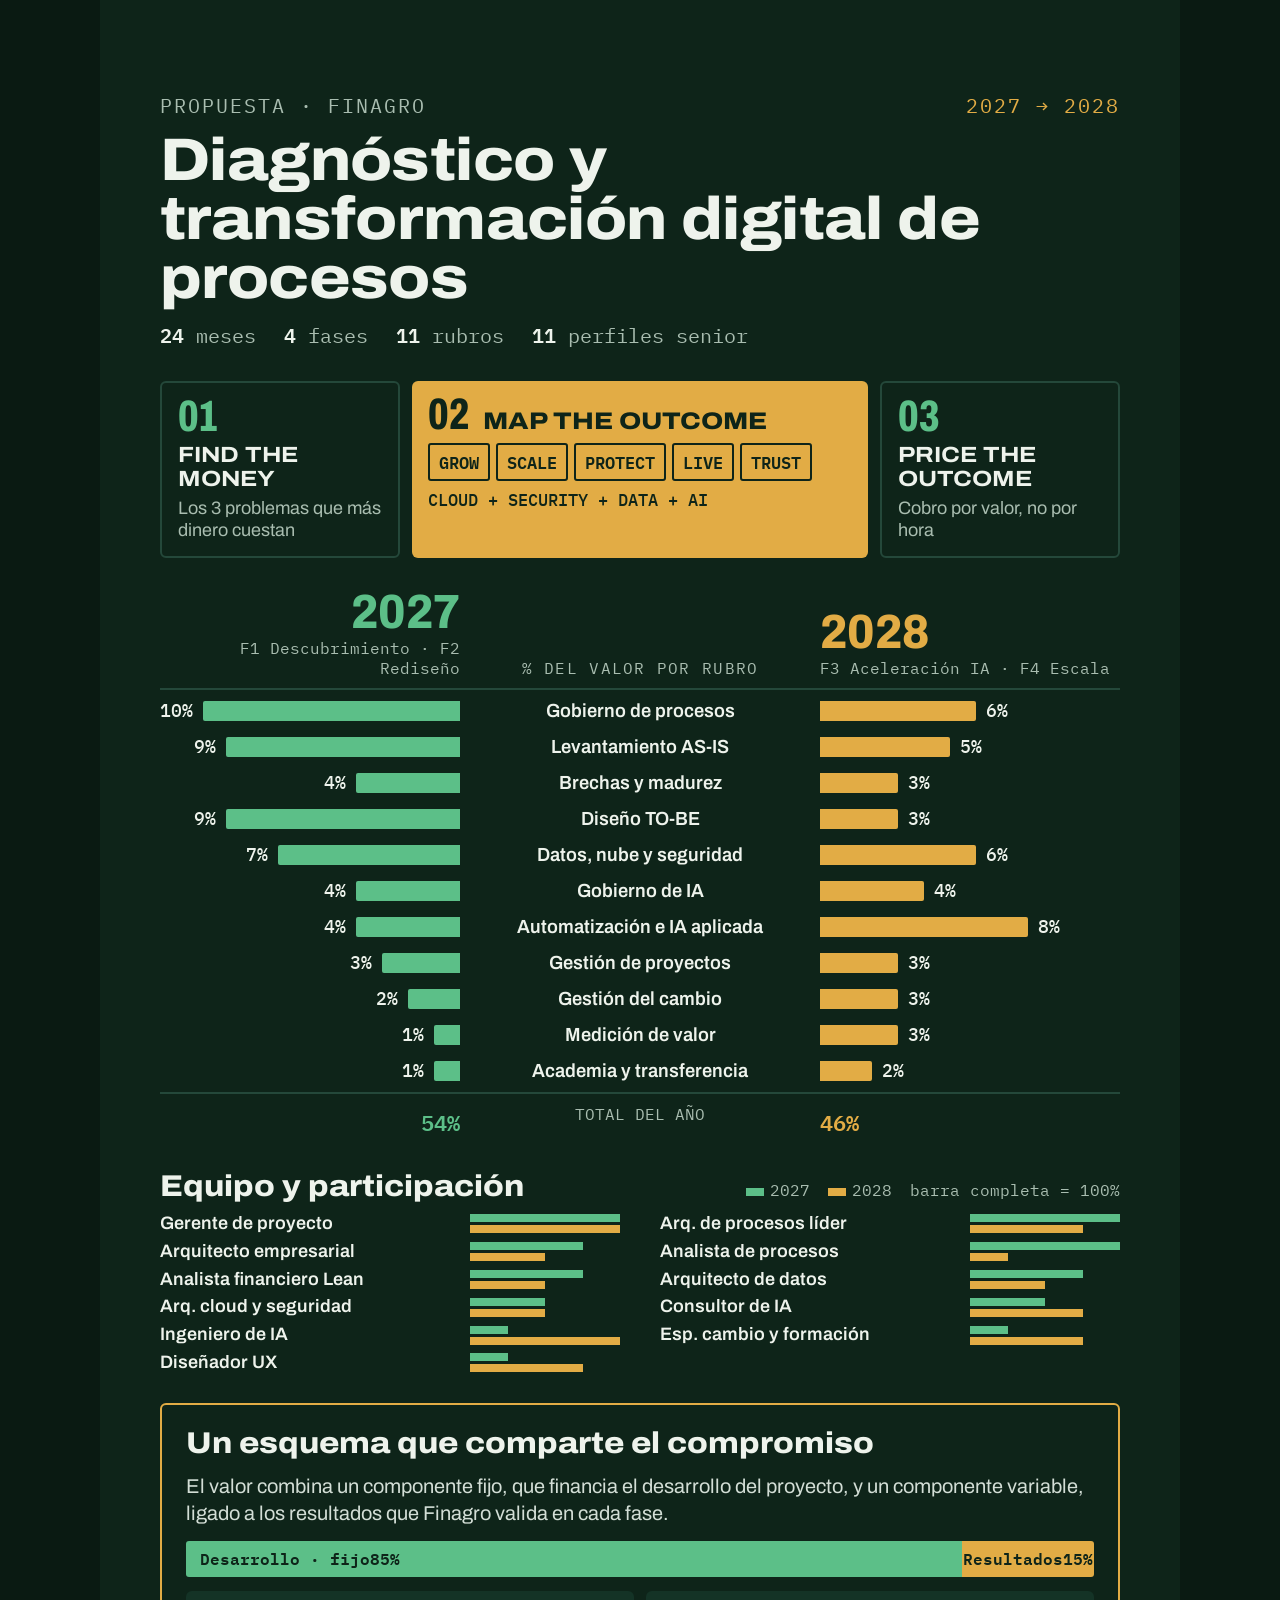
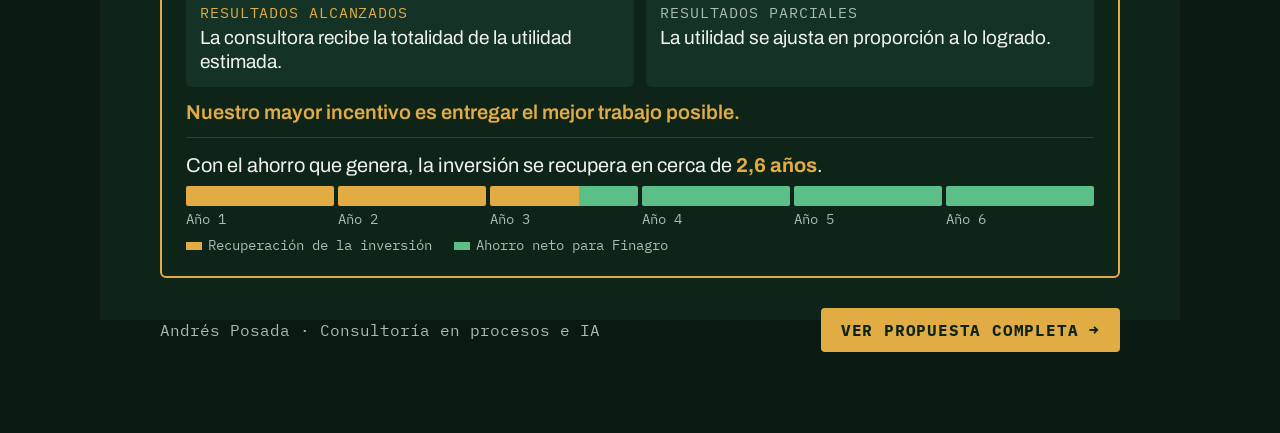
<file: index.html>
<!doctype html>
<html lang="es">
<head>
<meta charset="utf-8">
<meta name="viewport" content="width=device-width, initial-scale=1">
<title>Finagro 2027–2028</title>
<link rel="stylesheet" href="https://fonts.googleapis.com/css2?family=Archivo:wdth,wght@62..125,400..800&amp;family=IBM+Plex+Mono:wght@400;500;600&amp;display=swap">
<style>
/* ===== Ajustes rápidos =====
   --accent: color dorado de acento (2028, fase 02, componente variable).
   Los demás datos editables están en CONFIG, en el bloque de script al final del archivo. */
:root{ --accent:#E2AC45; }
body{margin:0;background:#0A1A12;display:flex;justify-content:center}
#story{transform-origin:top center;flex:none}
.btn-main{background:var(--accent);color:#0E2419;border:none;border-radius:4px;padding:12px 20px;font-family:'IBM Plex Mono',ui-monospace,monospace;font-size:16px;font-weight:700;letter-spacing:.05em;cursor:pointer;white-space:nowrap}
.btn-main:hover{filter:brightness(1.08)}
.btn-ghost{flex:1;background:transparent;border:1px solid #24483A;border-radius:4px;padding:12px;color:#A9BDB0;font-family:'IBM Plex Mono',ui-monospace,monospace;font-size:15px;cursor:pointer}
.btn-main:focus-visible,.btn-ghost:focus-visible,#pinInput:focus-visible{outline:2px solid #EEF3EC;outline-offset:2px}
.modal{position:fixed;inset:0;background:rgba(14,36,25,.88);backdrop-filter:blur(6px);display:flex;align-items:center;justify-content:center;z-index:9999;padding:16px;font-family:'Archivo','Arial Narrow',system-ui,sans-serif}
.modal-box{background:#153325;border:2px solid var(--accent);border-radius:8px;padding:32px 36px;width:440px;max-width:100%;box-sizing:border-box;display:flex;flex-direction:column;gap:20px;box-shadow:0 20px 40px rgba(0,0,0,.5);color:#EEF3EC}
.modal-box h3{margin:0;font-size:26px;font-weight:800}
.modal-box p{margin:0;font-size:15px;color:#A9BDB0}
.modal-eyebrow{font-family:'IBM Plex Mono',ui-monospace,monospace;font-size:14px;color:var(--accent);letter-spacing:.1em}
#pinInput{width:100%;box-sizing:border-box;background:#0E2419;border:2px solid #24483A;border-radius:6px;padding:14px;font-family:'IBM Plex Mono',ui-monospace,monospace;font-size:28px;text-align:center;color:#EEF3EC;letter-spacing:.35em}
.modal-error{min-height:1em;font-family:'IBM Plex Mono',ui-monospace,monospace;font-size:13px;color:#F07A52;text-align:center}
[hidden]{display:none!important}
.sr-only{position:absolute;width:1px;height:1px;overflow:hidden;clip:rect(0 0 0 0);white-space:nowrap}

</style>
</head>
<body>
<div id="story" style="width: 1080px; min-height: 1920px; box-sizing: border-box; padding: 92px 60px 120px; background: #0E2419; color: #EEF3EC; font-family: 'Archivo', 'Arial Narrow', system-ui, sans-serif; display: flex; flex-direction: column; gap: 30px">

  <header style="display: flex; flex-direction: column; gap: 12px">
    <div style="display: flex; justify-content: space-between; align-items: baseline; font-family: 'IBM Plex Mono', ui-monospace, monospace; font-size: 20px; letter-spacing: 0.1em; color: #A9BDB0">
      <span>PROPUESTA · FINAGRO</span><span style="color: var(--accent)">2027 → 2028</span>
    </div>
    <h1 style="margin: 0; font-size: 60px; line-height: 0.98; font-weight: 800; font-stretch: 112%; letter-spacing: -0.01em">Diagnóstico y transformación digital de procesos</h1>
    <div style="display: flex; gap: 28px; font-family: 'IBM Plex Mono', ui-monospace, monospace; font-size: 20px; color: #A9BDB0">
      <span><b style="color: #EEF3EC; font-weight: 600">24</b> meses</span><span><b style="color: #EEF3EC; font-weight: 600">4</b> fases</span><span><b style="color: #EEF3EC; font-weight: 600">11</b> rubros</span><span><b style="color: #EEF3EC; font-weight: 600">11</b> perfiles senior</span>
    </div>
  </header>

  <section style="display: grid; grid-template-columns: 1fr 1.9fr 1fr; gap: 12px">
    <div style="border: 2px solid #24483A; border-radius: 6px; padding: 14px 16px; display: flex; flex-direction: column; gap: 6px">
      <span style="font-size: 44px; font-weight: 800; font-stretch: 70%; line-height: 0.9; color: #5CBF88">01</span>
      <span style="font-size: 22px; font-weight: 700; font-stretch: 115%">FIND THE MONEY</span>
      <span style="font-size: 18px; line-height: 1.25; color: #A9BDB0">Los 3 problemas que más dinero cuestan</span>
    </div>
    <div style="background: var(--accent); color: #0E2419; border-radius: 6px; padding: 14px 16px; display: flex; flex-direction: column; gap: 8px">
      <div style="display: flex; align-items: baseline; gap: 14px">
        <span style="font-size: 44px; font-weight: 800; font-stretch: 70%; line-height: 0.9">02</span>
        <span style="font-size: 24px; font-weight: 800; font-stretch: 115%">MAP THE OUTCOME</span>
      </div>
      <div style="display: flex; flex-wrap: wrap; gap: 6px; font-family: 'IBM Plex Mono', ui-monospace, monospace; font-size: 17px; font-weight: 600">
        <span style="padding: 3px 9px; border: 2px solid #0E2419; border-radius: 3px">GROW</span>
        <span style="padding: 3px 9px; border: 2px solid #0E2419; border-radius: 3px">SCALE</span>
        <span style="padding: 3px 9px; border: 2px solid #0E2419; border-radius: 3px">PROTECT</span>
        <span style="padding: 3px 9px; border: 2px solid #0E2419; border-radius: 3px">LIVE</span>
        <span style="padding: 3px 9px; border: 2px solid #0E2419; border-radius: 3px">TRUST</span>
      </div>
      <span style="font-family: 'IBM Plex Mono', ui-monospace, monospace; font-size: 17px; font-weight: 500">CLOUD + SECURITY + DATA + AI</span>
    </div>
    <div style="border: 2px solid #24483A; border-radius: 6px; padding: 14px 16px; display: flex; flex-direction: column; gap: 6px">
      <span style="font-size: 44px; font-weight: 800; font-stretch: 70%; line-height: 0.9; color: #5CBF88">03</span>
      <span style="font-size: 22px; font-weight: 700; font-stretch: 115%">PRICE THE OUTCOME</span>
      <span style="font-size: 18px; line-height: 1.25; color: #A9BDB0">Cobro por valor, no por hora</span>
    </div>
  </section>

  <section style="display: flex; flex-direction: column; gap: 6px">
    <div style="display: grid; grid-template-columns: 300px minmax(0, 1fr) 300px; align-items: end; gap: 16px; padding-bottom: 10px; border-bottom: 2px solid #24483A">
      <div style="display: flex; flex-direction: column; align-items: flex-end; gap: 2px; text-align: right">
        <span style="font-size: 48px; font-weight: 800; font-stretch: 90%; line-height: 1; color: #5CBF88">2027</span>
        <span style="font-family: 'IBM Plex Mono', ui-monospace, monospace; font-size: 16px; color: #A9BDB0">F1 Descubrimiento · F2 Rediseño</span>
      </div>
      <div style="text-align: center; font-family: 'IBM Plex Mono', ui-monospace, monospace; font-size: 16px; letter-spacing: 0.08em; color: #A9BDB0">% DEL VALOR POR RUBRO</div>
      <div style="display: flex; flex-direction: column; gap: 2px">
        <span style="font-size: 48px; font-weight: 800; font-stretch: 90%; line-height: 1; color: var(--accent)">2028</span>
        <span style="font-family: 'IBM Plex Mono', ui-monospace, monospace; font-size: 16px; color: #A9BDB0">F3 Aceleración IA · F4 Escala</span>
      </div>
    </div>
    <div id="rubros" style="display: contents"></div>
    <div style="display: grid; grid-template-columns: 300px minmax(0, 1fr) 300px; gap: 16px; padding-top: 10px; border-top: 2px solid #24483A; font-family: 'IBM Plex Mono', ui-monospace, monospace; font-size: 22px; font-weight: 600">
      <span style="text-align: right; color: #5CBF88">54%</span>
      <span style="text-align: center; color: #A9BDB0; font-weight: 400; font-size: 16px">TOTAL DEL AÑO</span>
      <span style="color: var(--accent)">46%</span>
    </div>
  </section>

  <section style="display: flex; flex-direction: column; gap: 12px">
    <div style="display: flex; justify-content: space-between; align-items: baseline">
      <h2 style="margin: 0; font-size: 30px; font-weight: 800; font-stretch: 110%">Equipo y participación</h2>
      <div style="display: flex; gap: 18px; font-family: 'IBM Plex Mono', ui-monospace, monospace; font-size: 16px; color: #A9BDB0">
        <span><span style="display: inline-block; width: 18px; height: 8px; background: #5CBF88; margin-right: 6px"></span>2027</span>
        <span><span style="display: inline-block; width: 18px; height: 8px; background: var(--accent); margin-right: 6px"></span>2028</span>
        <span>barra completa = 100%</span>
      </div>
    </div>
    <div style="display: grid; grid-template-columns: repeat(2, minmax(0, 1fr)); column-gap: 40px; row-gap: 8px">
      <div id="equipo" style="display: contents"></div>
    </div>
  </section>

  <section style="border: 2px solid var(--accent); border-radius: 6px; padding: 22px 24px; display: flex; flex-direction: column; gap: 14px">
    <h2 style="margin: 0; font-size: 30px; font-weight: 800; font-stretch: 110%">Un esquema que comparte el compromiso</h2>
    <p style="margin: 0; font-size: 20px; line-height: 1.35; color: #D3DED6">El valor combina un componente fijo, que financia el desarrollo del proyecto, y un componente variable, ligado a los resultados que Finagro valida en cada fase.</p>

    <div style="display: flex; height: 36px; border-radius: 3px; overflow: hidden; font-family: 'IBM Plex Mono', ui-monospace, monospace; font-size: 16px; font-weight: 600; color: #0E2419">
      <span style="display: flex; align-items: center; padding: 0 14px; background: #5CBF88; width: var(--fijoW)">Desarrollo · fijo <span data-v="fijo"></span>%</span>
      <span style="display: flex; align-items: center; justify-content: center; background: var(--accent); width: var(--variableW)">Resultados <span data-v="variable"></span>%</span>
    </div>

    <div style="display: grid; grid-template-columns: repeat(2, minmax(0, 1fr)); gap: 12px">
      <div style="background: #143326; border-radius: 6px; padding: 12px 14px; display: flex; flex-direction: column; gap: 4px">
        <span style="font-family: 'IBM Plex Mono', ui-monospace, monospace; font-size: 15px; letter-spacing: 0.06em; color: var(--accent)">RESULTADOS ALCANZADOS</span>
        <span style="font-size: 19px; line-height: 1.3">La consultora recibe la totalidad de la utilidad estimada.</span>
      </div>
      <div style="background: #143326; border-radius: 6px; padding: 12px 14px; display: flex; flex-direction: column; gap: 4px">
        <span style="font-family: 'IBM Plex Mono', ui-monospace, monospace; font-size: 15px; letter-spacing: 0.06em; color: #A9BDB0">RESULTADOS PARCIALES</span>
        <span style="font-size: 19px; line-height: 1.3">La utilidad se ajusta en proporción a lo logrado.</span>
      </div>
    </div>
    <p style="margin: 0; font-size: 20px; font-weight: 600; color: var(--accent)">Nuestro mayor incentivo es entregar el mejor trabajo posible.</p>

    <div style="border-top: 1px solid #24483A; padding-top: 14px; display: flex; flex-direction: column; gap: 8px">
      <p style="margin: 0; font-size: 20px; line-height: 1.3">Con el ahorro que genera, la inversión se recupera en cerca de <b style="color: var(--accent)"><span data-v="recupera"></span> años</b>.</p>
      <div style="display: grid; grid-template-columns: repeat(6, minmax(0, 1fr)); gap: 4px">
        <div id="anios" style="display: contents"></div>
      </div>
      <div style="display: flex; gap: 22px; font-family: 'IBM Plex Mono', ui-monospace, monospace; font-size: 14px; color: #A9BDB0">
        <span><span style="display: inline-block; width: 16px; height: 8px; background: var(--accent); margin-right: 6px"></span>Recuperación de la inversión</span>
        <span><span style="display: inline-block; width: 16px; height: 8px; background: #5CBF88; margin-right: 6px"></span>Ahorro neto para Finagro</span>
      </div>
    </div>
  </section>

  <footer style="margin-top: auto; display: flex; justify-content: space-between; align-items: center; gap: 16px; font-family: 'IBM Plex Mono', ui-monospace, monospace; font-size: 16px; color: #A9BDB0">
    <span>Andrés Posada · Consultoría en procesos e IA</span>
    <button type="button" id="btnPropuesta" class="btn-main">VER PROPUESTA COMPLETA →</button>
  </footer>
</div>
<div id="authModal" class="modal" hidden>
  <form id="authForm" class="modal-box" role="dialog" aria-modal="true" aria-labelledby="authTitle" novalidate>
    <div style="display: flex; flex-direction: column; gap: 6px">
      <span class="modal-eyebrow">ACCESO RESTRINGIDO</span>
      <h3 id="authTitle">Ingresa la clave</h3>
      <p>Digita la clave numérica de 6 dígitos para consultar el documento detallado.</p>
    </div>
    <div style="display: flex; flex-direction: column; gap: 8px">
      <label for="pinInput" class="sr-only">Clave de 6 dígitos</label>
      <input id="pinInput" type="password" maxlength="6" inputmode="numeric" autocomplete="off" placeholder="······">
      <span id="authError" class="modal-error" aria-live="polite"></span>
    </div>
    <div style="display: flex; gap: 12px; margin-top: 4px">
      <button type="button" id="btnCancel" class="btn-ghost">Cancelar</button>
      <button type="submit" class="btn-main" style="flex: 1.4">Ingresar</button>
    </div>
  </form>
</div>

<script>
/* ===== CONFIG: edita aquí los datos de la infografía ===== */
const CONFIG = {
  clave: '537291',             // clave numérica de 6 dígitos para ver la propuesta completa
  destino: 'propuesta.html',   // página que se abre con la clave correcta
  variable: 15,     // % del valor ligado a resultados (el fijo se calcula como 100 - variable)
  recupera: 2.6,    // años para recuperar la inversión con el ahorro generado
  escalaRubro: 26,  // px por cada punto porcentual en las barras de rubros
  // Rubros: [nombre, % del valor en 2027, % del valor en 2028]
  rubros: [
    ['Gobierno de procesos', 10, 6], ['Levantamiento AS-IS', 9, 5], ['Brechas y madurez', 4, 3],
    ['Diseño TO-BE', 9, 3], ['Datos, nube y seguridad', 7, 6], ['Gobierno de IA', 4, 4],
    ['Automatización e IA aplicada', 4, 8], ['Gestión de proyectos', 3, 3], ['Gestión del cambio', 2, 3],
    ['Medición de valor', 1, 3], ['Academia y transferencia', 1, 2]
  ],
  // Equipo: [perfil, % de dedicación en 2027, % de dedicación en 2028]
  equipo: [
    ['Gerente de proyecto', 100, 100], ['Arq. de procesos líder', 100, 75], ['Arquitecto empresarial', 75, 50],
    ['Analista de procesos', 100, 25], ['Analista financiero Lean', 75, 50], ['Arquitecto de datos', 75, 50],
    ['Arq. cloud y seguridad', 50, 50], ['Consultor de IA', 50, 75], ['Ingeniero de IA', 25, 100],
    ['Esp. cambio y formación', 25, 75], ['Diseñador UX', 25, 75]
  ]
};

/* ===== Construcción (no hace falta editar debajo de esta línea) ===== */
const mono = "font-family: 'IBM Plex Mono', ui-monospace, monospace";
const el = (html) => { const t = document.createElement('template'); t.innerHTML = html.trim(); return t.content.firstChild; };

const rub = document.getElementById('rubros');
CONFIG.rubros.forEach(([n, a, b]) => rub.before(el(`
  <div style="display: grid; grid-template-columns: 300px minmax(0, 1fr) 300px; align-items: center; gap: 16px; height: 30px">
    <div style="display: flex; justify-content: flex-end; align-items: center; gap: 10px">
      <span style="${mono}; font-size: 18px; font-weight: 500; color: #EEF3EC">${a}%</span>
      <span style="display: block; height: 20px; background: #5CBF88; border-radius: 2px 0 0 2px; width: ${a * CONFIG.escalaRubro}px"></span>
    </div>
    <div style="text-align: center; font-size: 19px; font-weight: 600; line-height: 1.05; font-stretch: 95%">${n}</div>
    <div style="display: flex; align-items: center; gap: 10px">
      <span style="display: block; height: 20px; background: var(--accent); border-radius: 0 2px 2px 0; width: ${b * CONFIG.escalaRubro}px"></span>
      <span style="${mono}; font-size: 18px; font-weight: 500; color: #EEF3EC">${b}%</span>
    </div>
  </div>`)));
rub.remove();

const eq = document.getElementById('equipo');
CONFIG.equipo.forEach(([n, a, b]) => eq.before(el(`
  <div style="display: grid; grid-template-columns: minmax(0, 1fr) 150px; align-items: center; gap: 12px">
    <span style="font-size: 18px; font-weight: 600; line-height: 1.1">${n}</span>
    <div style="display: flex; flex-direction: column; gap: 3px">
      <span style="display: block; height: 8px; background: #5CBF88; width: ${a * 1.5}px"></span>
      <span style="display: block; height: 8px; background: var(--accent); width: ${b * 1.5}px"></span>
    </div>
  </div>`)));
eq.remove();

const an = document.getElementById('anios');
[1, 2, 3, 4, 5, 6].forEach((n) => {
  const inv = Math.max(0, Math.min(1, CONFIG.recupera - (n - 1))) * 100;
  an.before(el(`
  <div style="display: flex; flex-direction: column; gap: 4px">
    <div style="display: flex; height: 20px; border-radius: 2px; overflow: hidden">
      <span style="display: block; background: var(--accent); width: ${inv}%"></span>
      <span style="display: block; background: #5CBF88; width: ${100 - inv}%"></span>
    </div>
    <span style="${mono}; font-size: 14px; color: #A9BDB0">Año ${n}</span>
  </div>`));
});
an.remove();

const vals = {
  fijo: 100 - CONFIG.variable,
  variable: CONFIG.variable,
  recupera: CONFIG.recupera.toLocaleString('es-CO', { minimumFractionDigits: 1, maximumFractionDigits: 1 })
};
document.querySelectorAll('[data-v]').forEach((s) => { s.textContent = vals[s.dataset.v]; });
const rootStyle = document.documentElement.style;
rootStyle.setProperty('--fijoW', (100 - CONFIG.variable) + '%');
rootStyle.setProperty('--variableW', CONFIG.variable + '%');

/* Escala la infografía al ancho de la pantalla (en celular se ve completa de lado a lado).
   Para verla a tamaño real (1080 px de ancho) y exportarla, abre la página con ?full al final de la ruta. */
const story = document.getElementById('story');
function fit() {
  if (location.search.includes('full')) return;
  const k = Math.min(1, innerWidth / 1080);
  story.style.transform = `scale(${k})`;
  document.body.style.height = (story.offsetHeight * k) + 'px';
}
addEventListener('resize', fit);
if (document.fonts && document.fonts.ready) document.fonts.ready.then(fit);
fit();

/* ===== Acceso a la propuesta completa ===== */
const modal = document.getElementById('authModal');
const form = document.getElementById('authForm');
const pin = document.getElementById('pinInput');
const err = document.getElementById('authError');
const opener = document.getElementById('btnPropuesta');

function openAuth() { pin.value = ''; err.textContent = ''; modal.hidden = false; pin.focus(); }
function closeAuth() { modal.hidden = true; opener.focus(); }

opener.addEventListener('click', openAuth);
document.getElementById('btnCancel').addEventListener('click', closeAuth);
modal.addEventListener('click', (e) => { if (e.target === modal) closeAuth(); });
modal.addEventListener('keydown', (e) => { if (e.key === 'Escape') closeAuth(); });
pin.addEventListener('input', () => { pin.value = pin.value.replace(/\D/g, '').slice(0, 6); err.textContent = ''; });
form.addEventListener('submit', (e) => {
  e.preventDefault();
  if (pin.value.length !== 6) { err.textContent = 'La clave debe tener 6 dígitos numéricos.'; return; }
  if (pin.value === CONFIG.clave) { location.href = CONFIG.destino; }
  else { err.textContent = 'Clave incorrecta. Inténtalo de nuevo.'; pin.select(); }
});
</script>
</body>
</html>
</file>
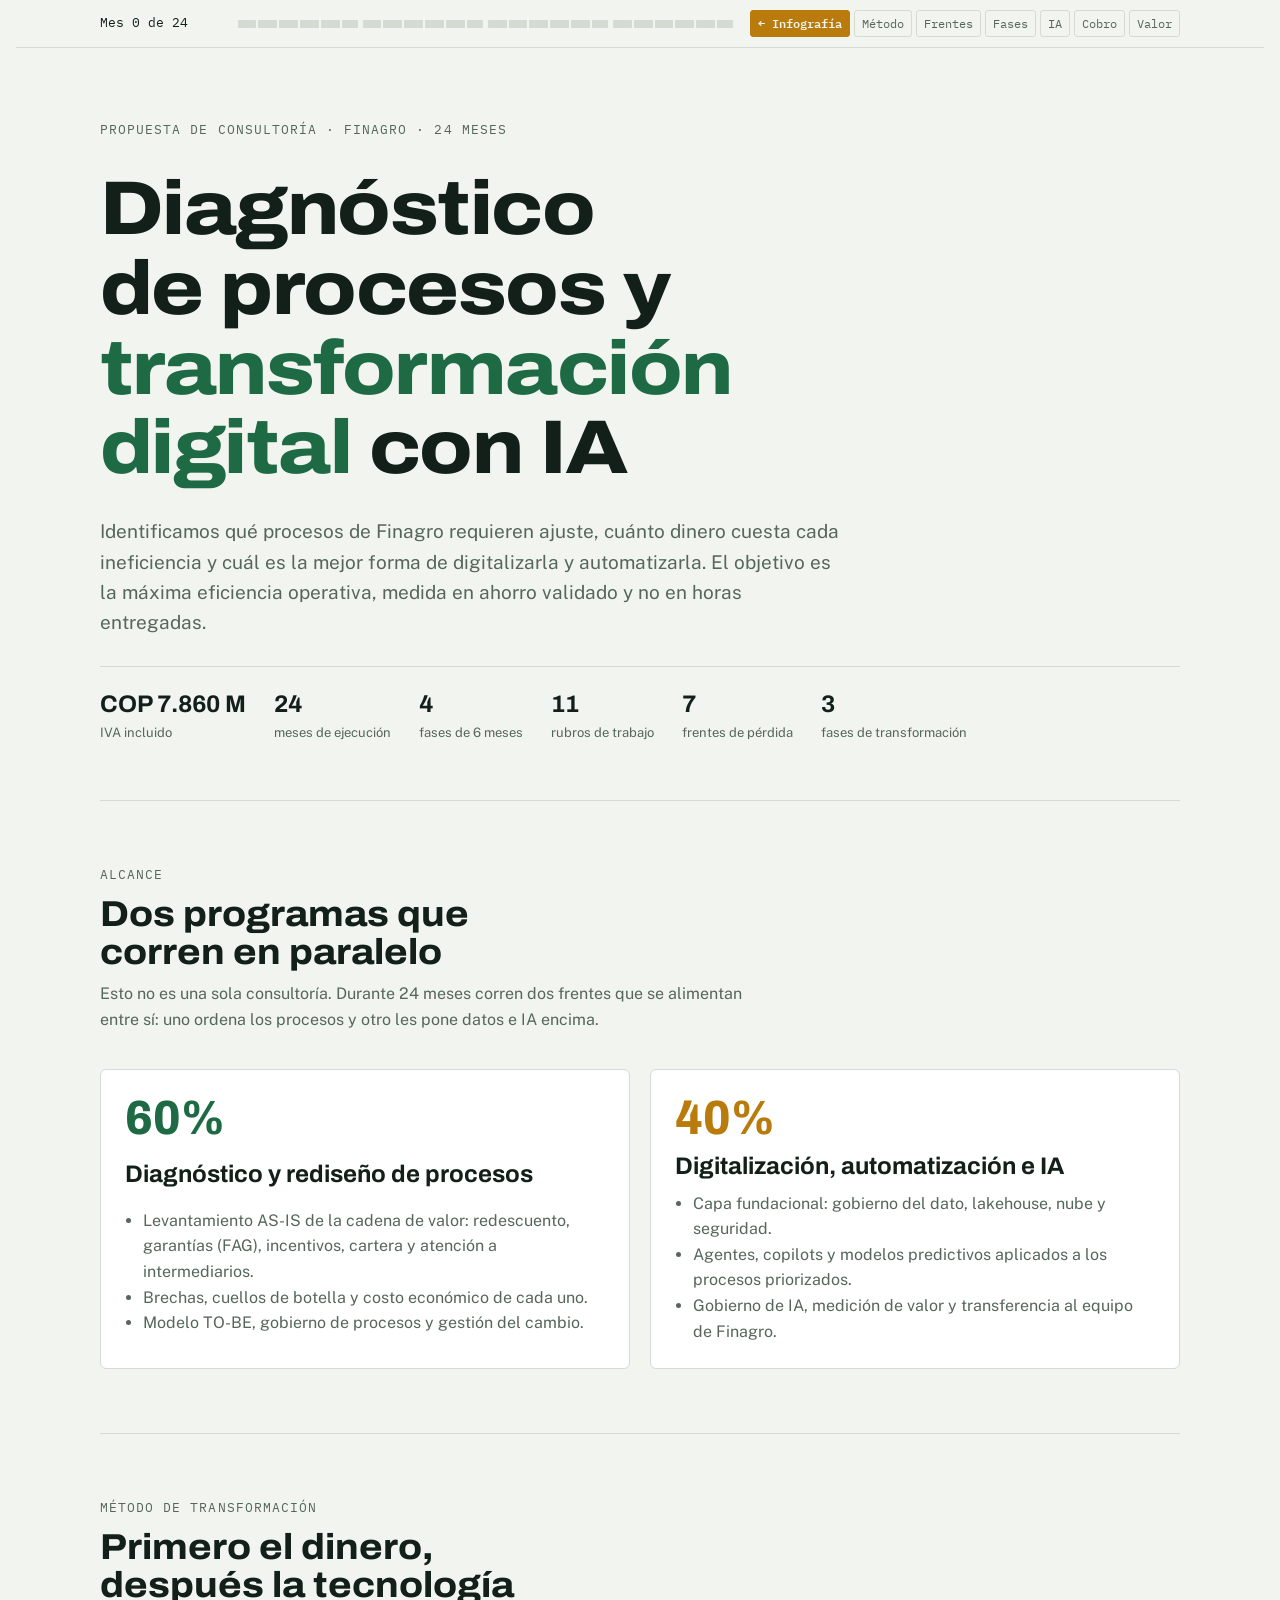
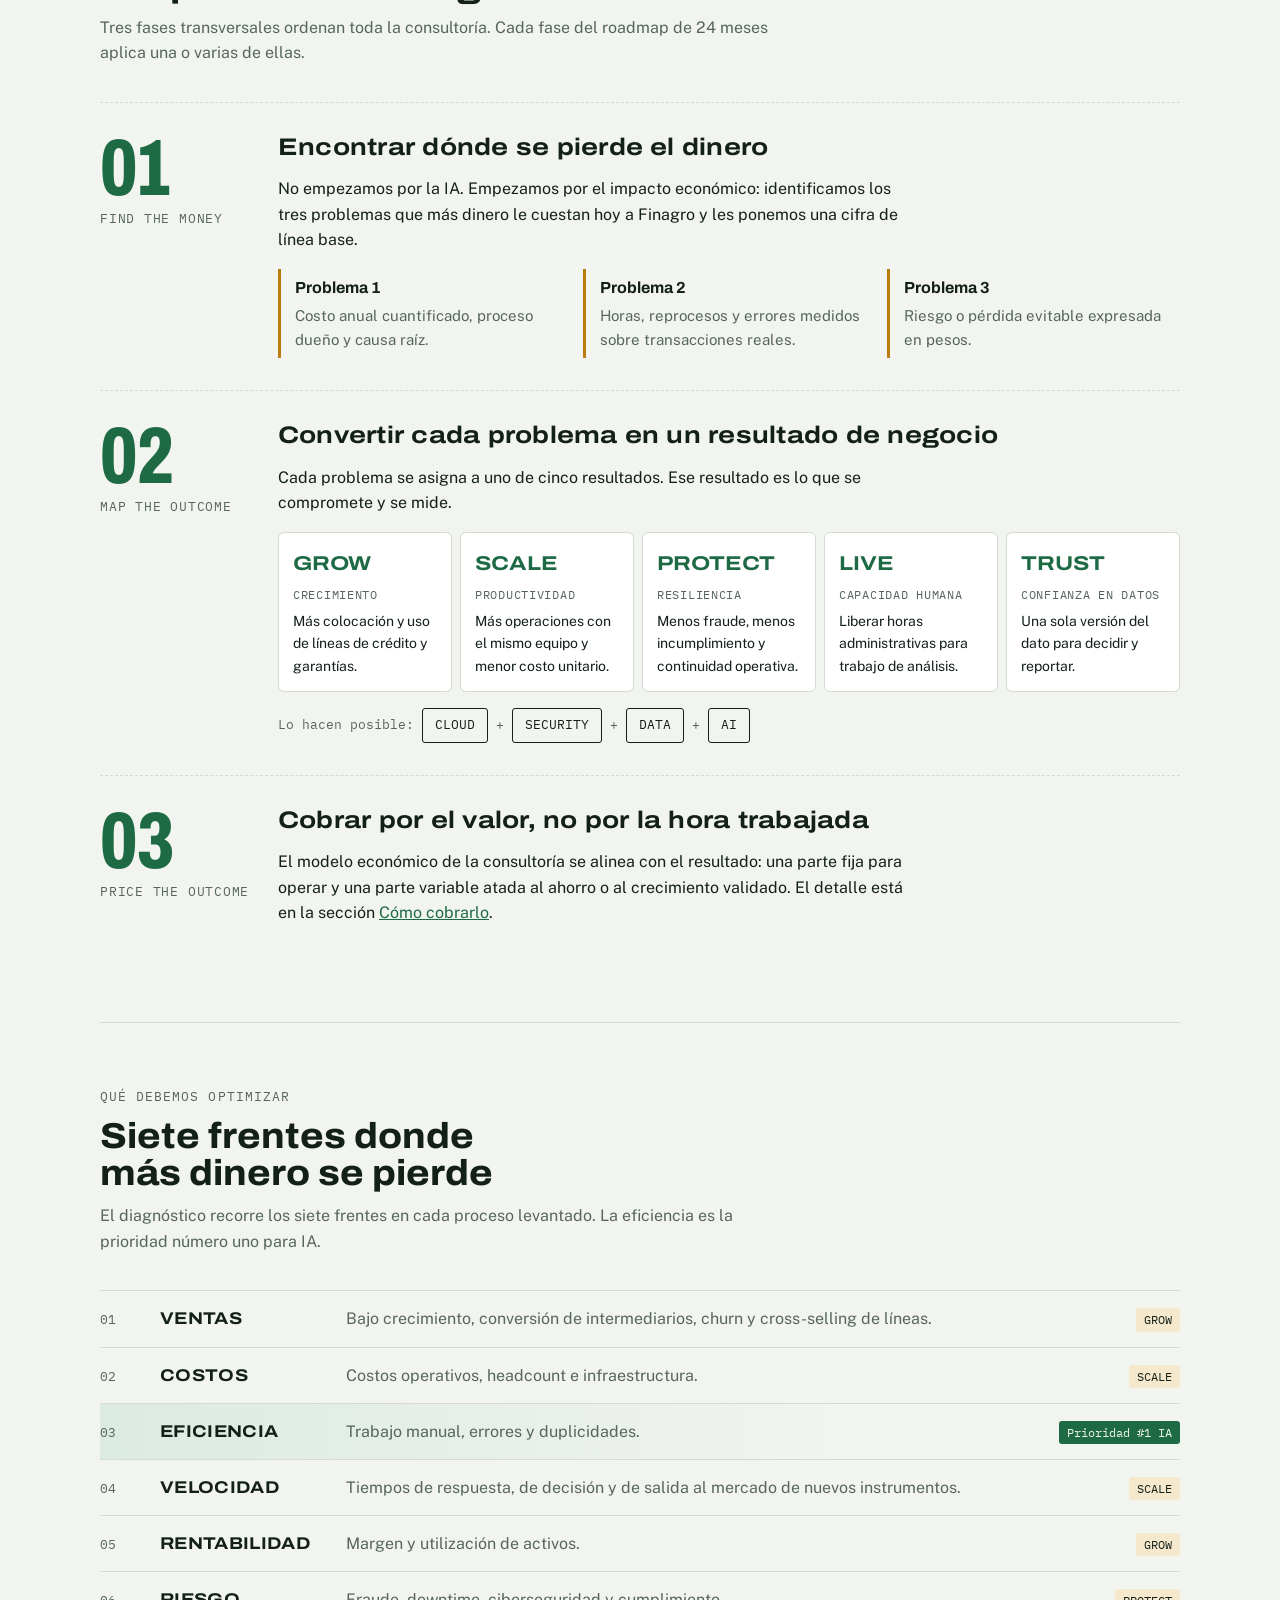
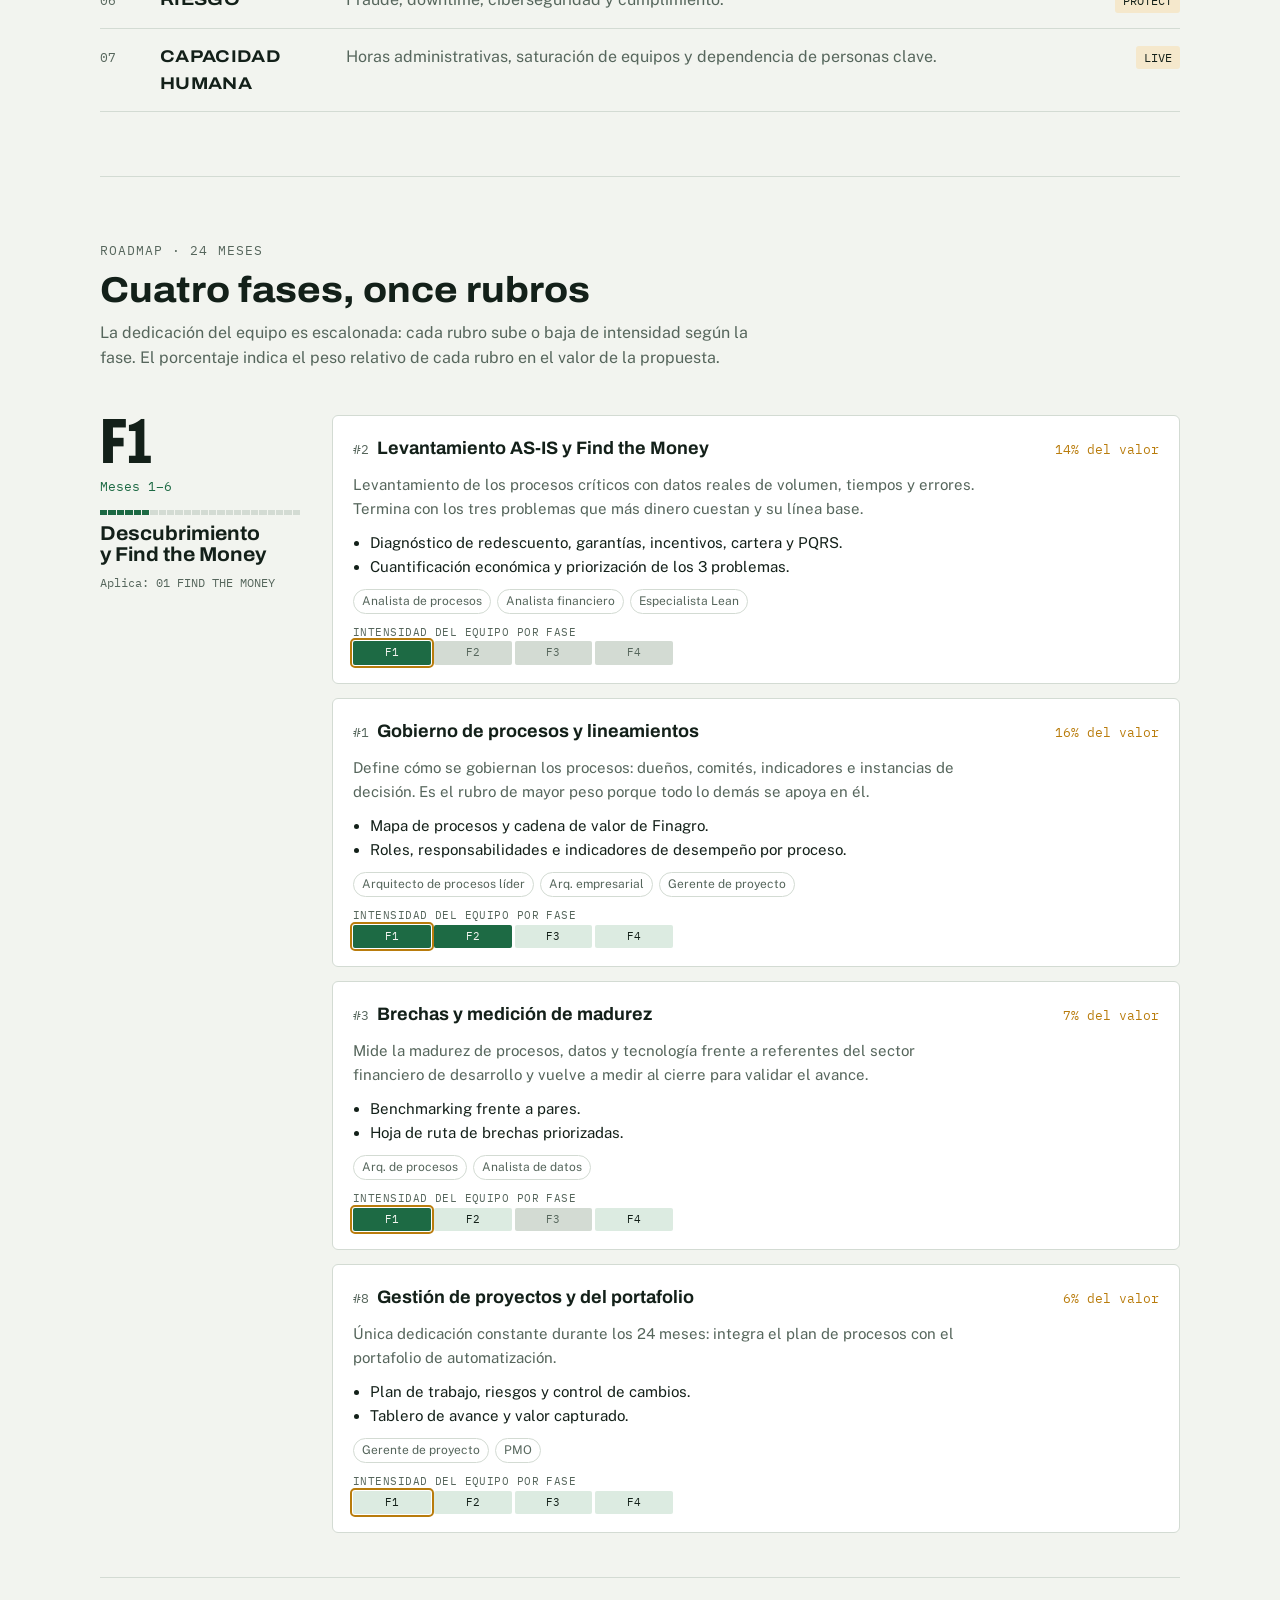
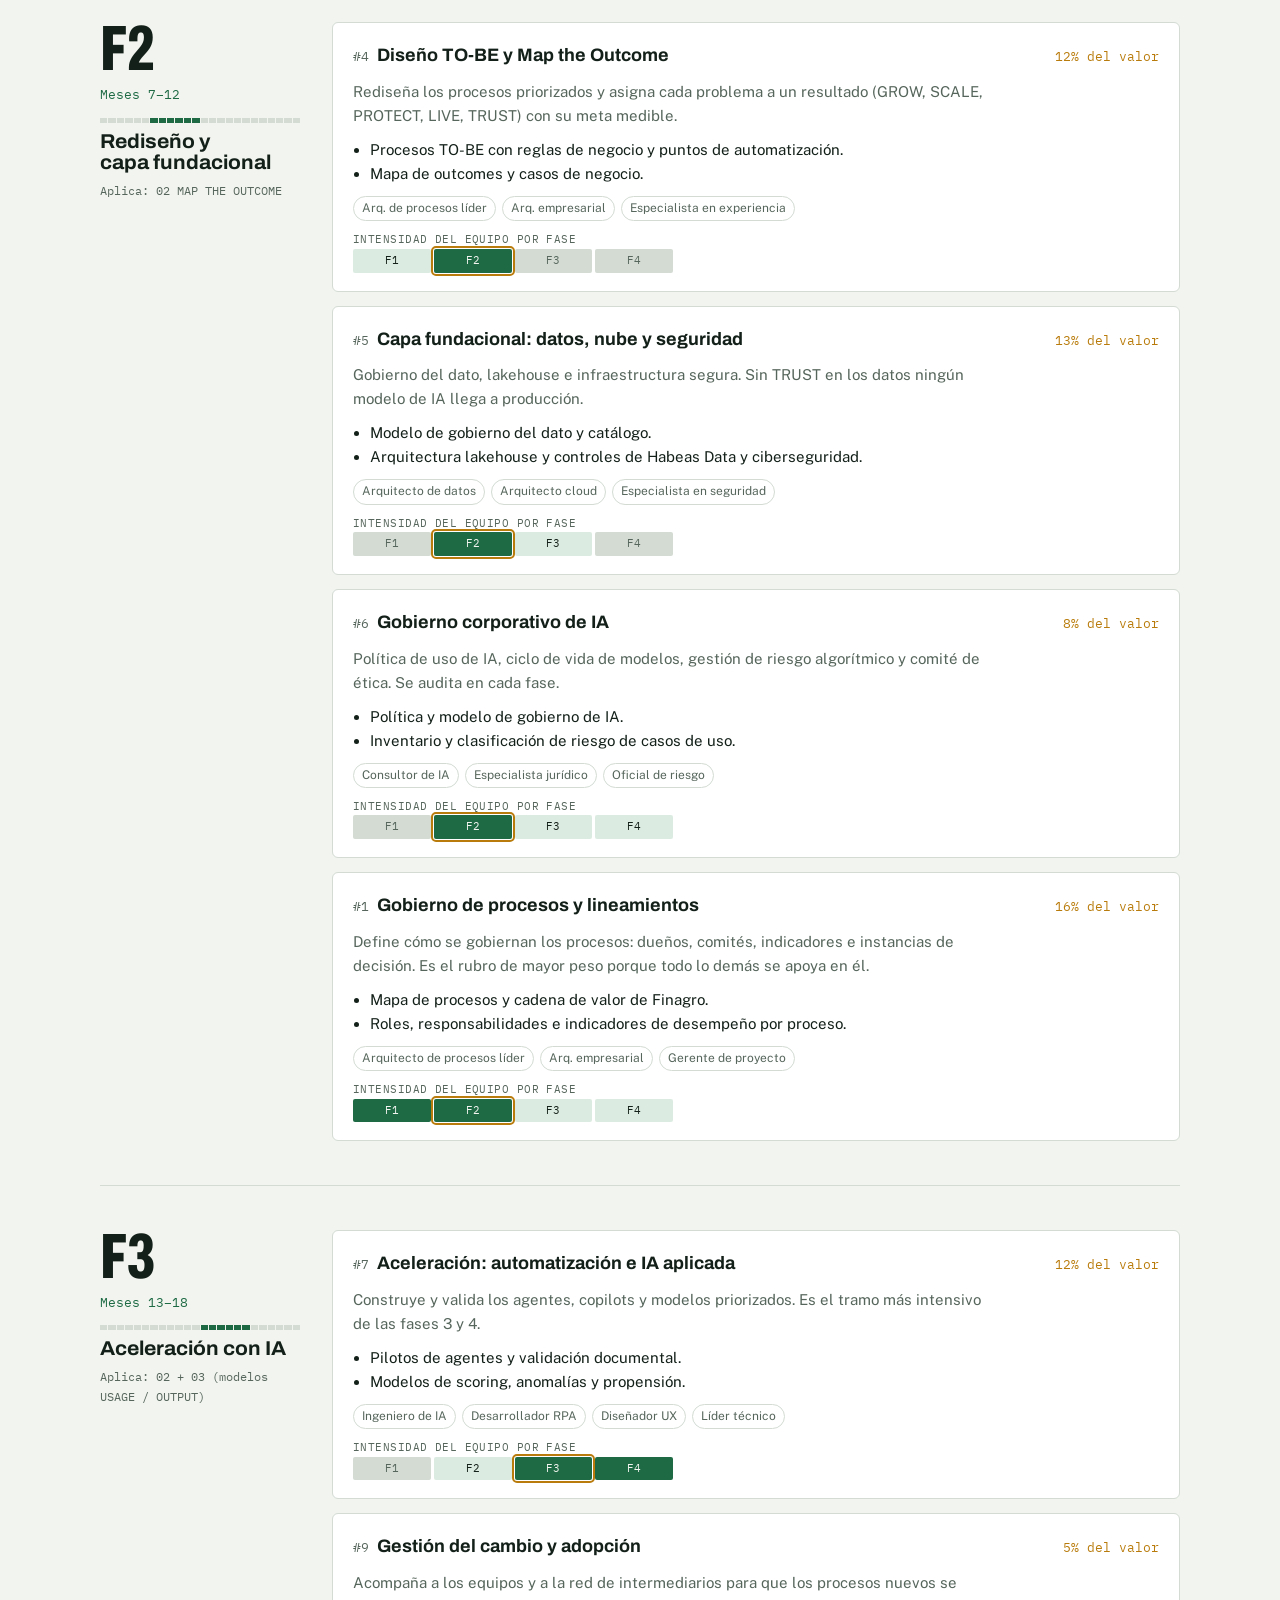
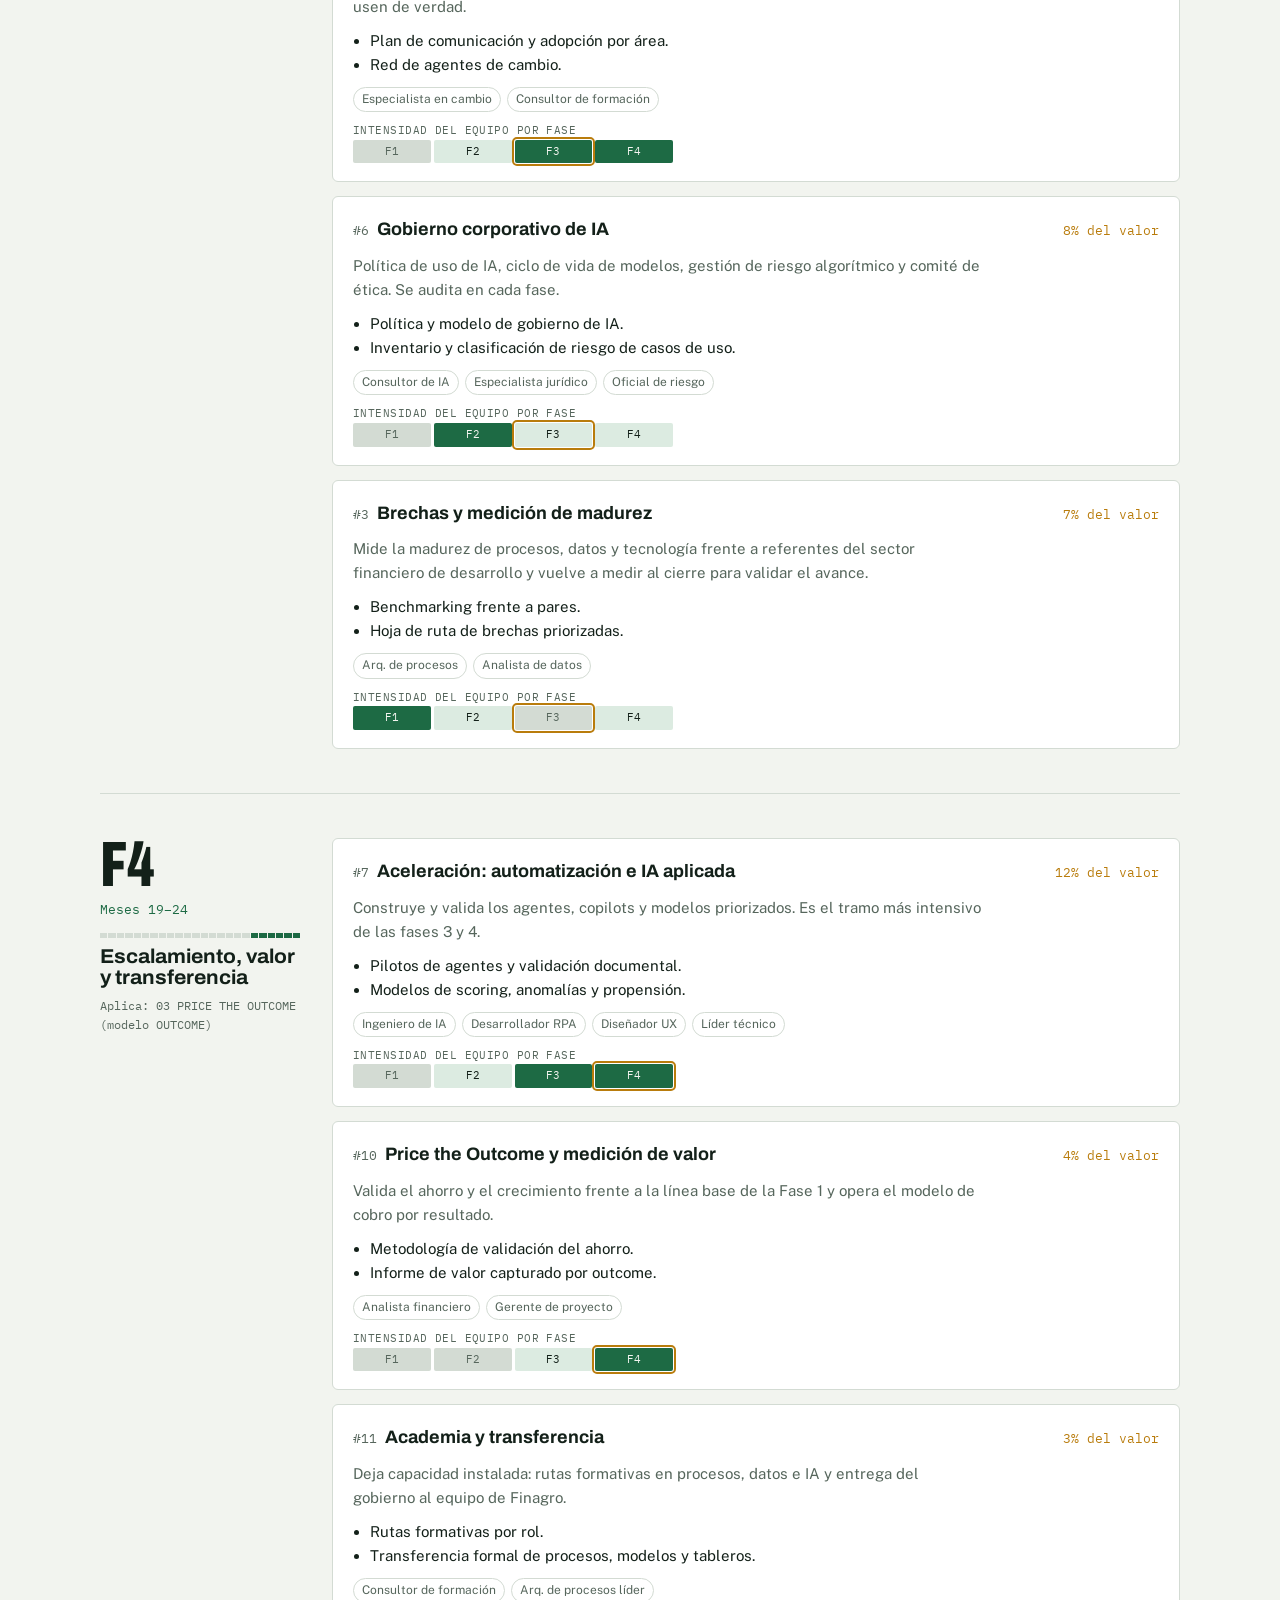
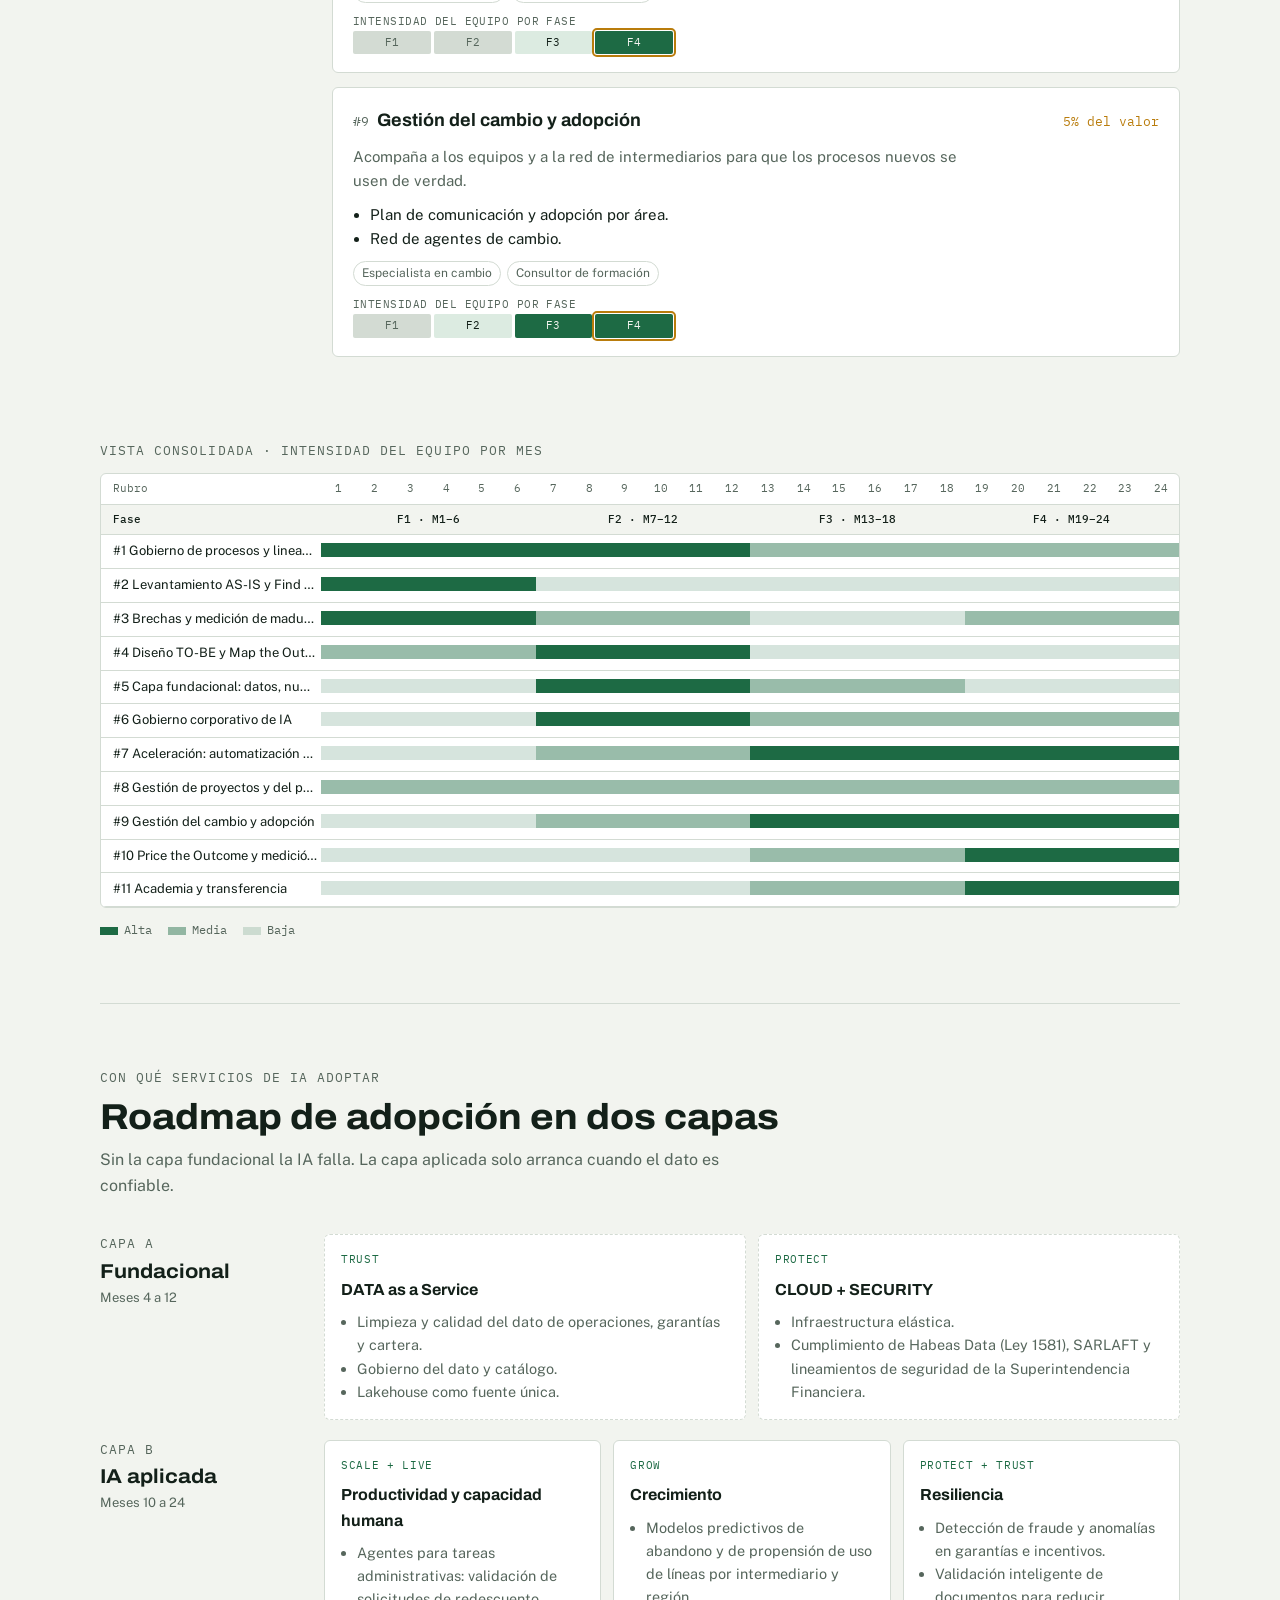
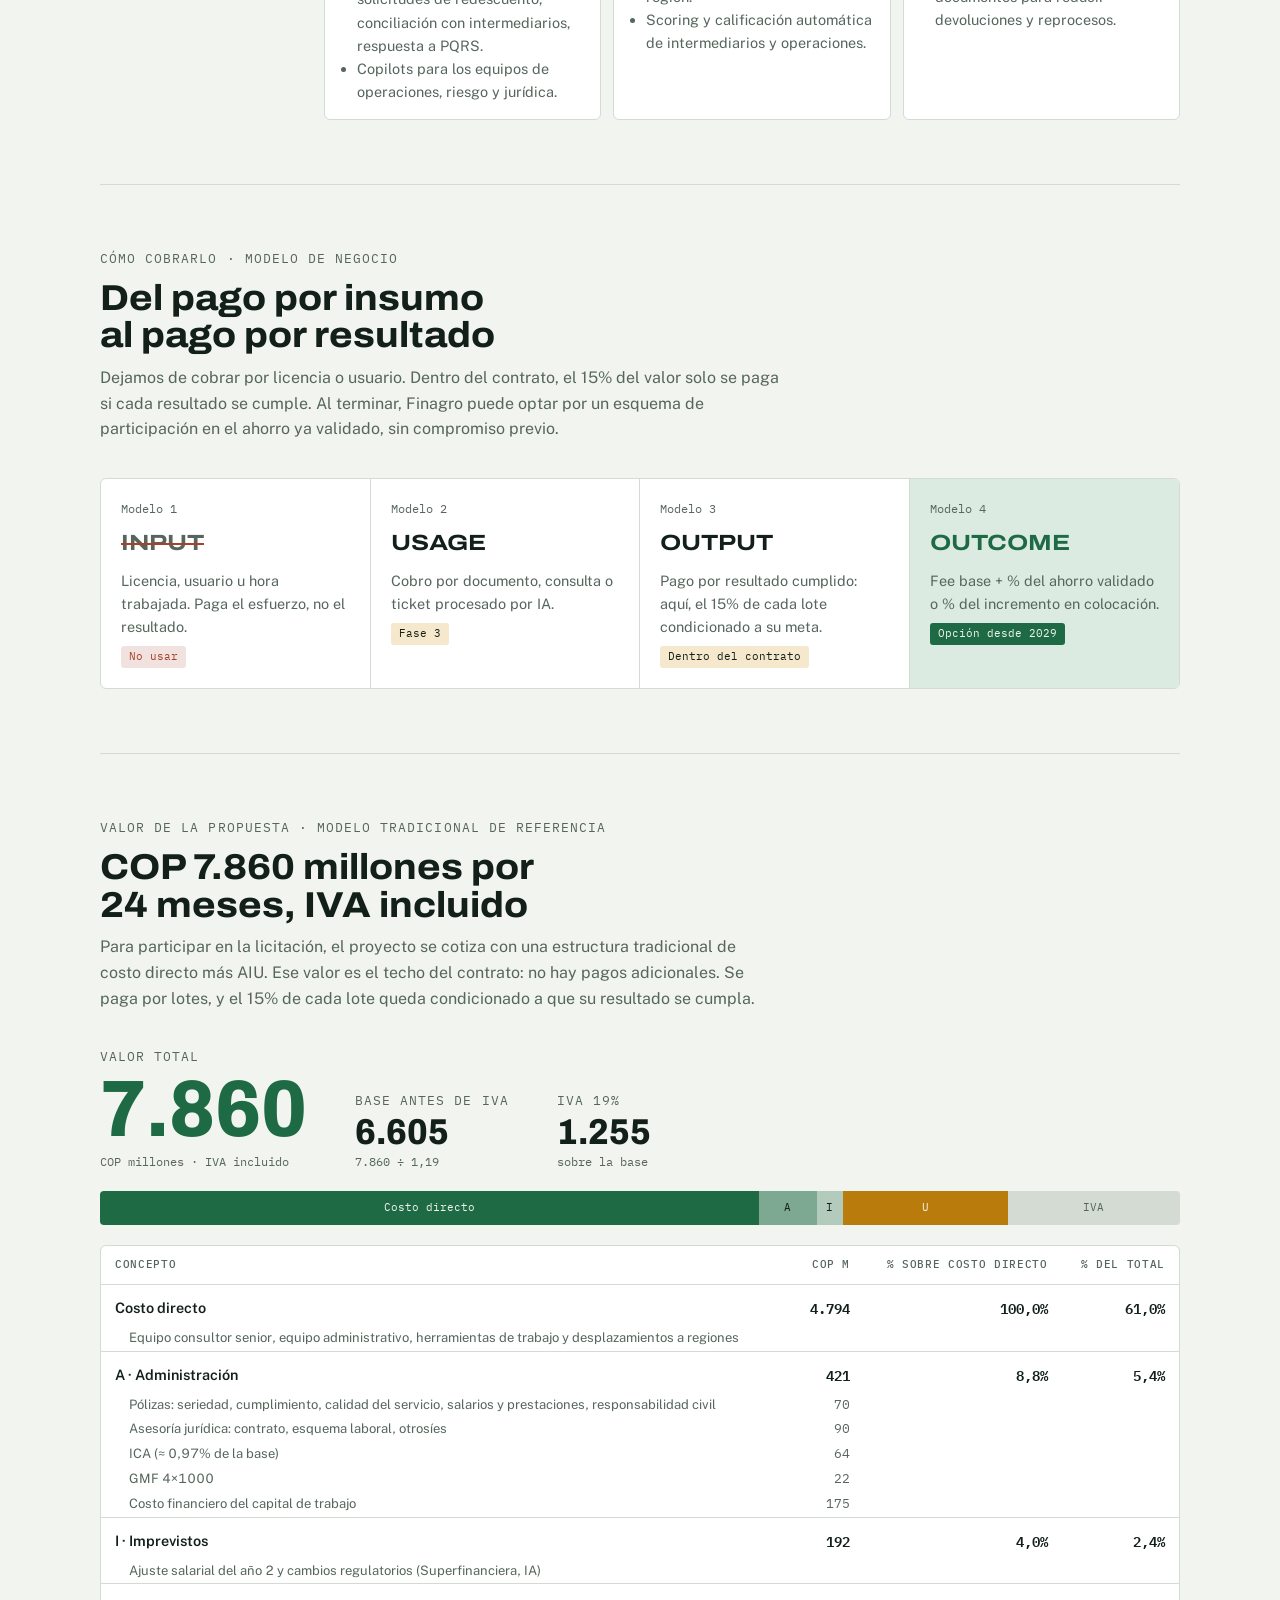
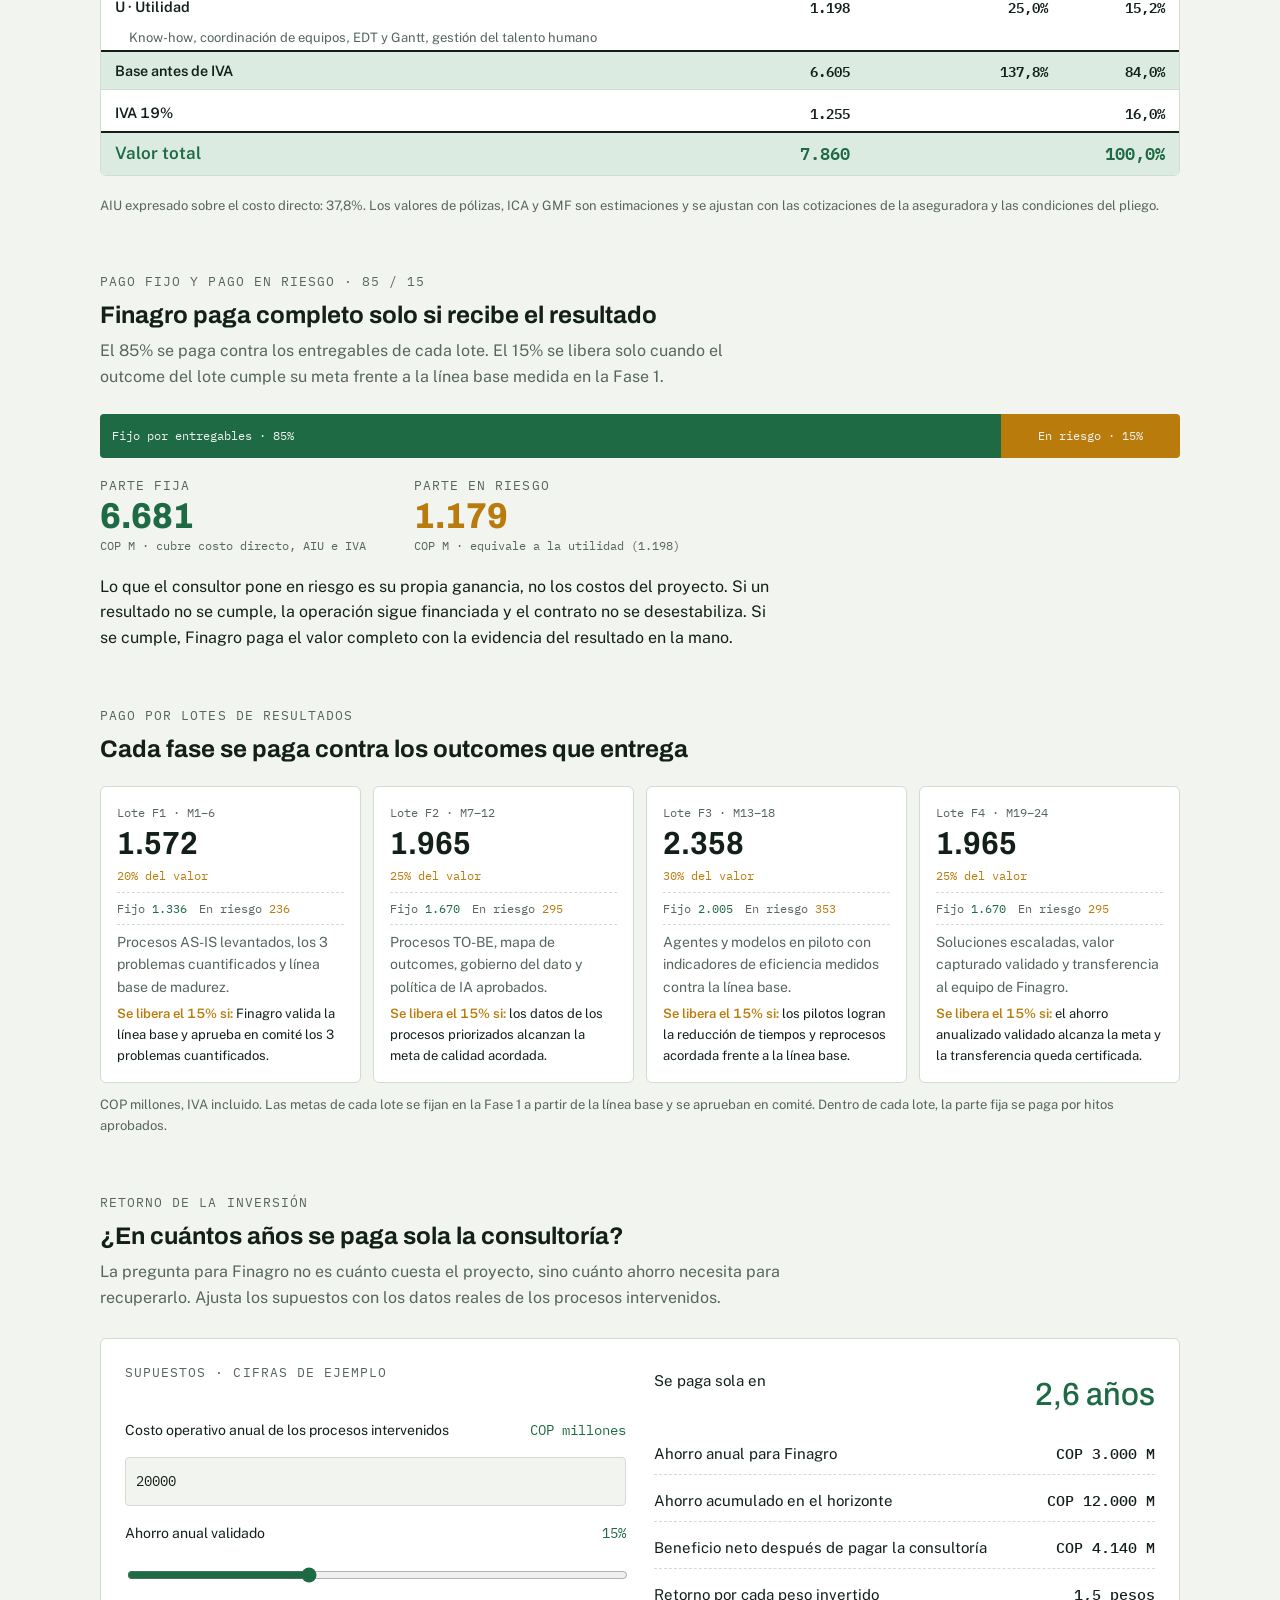
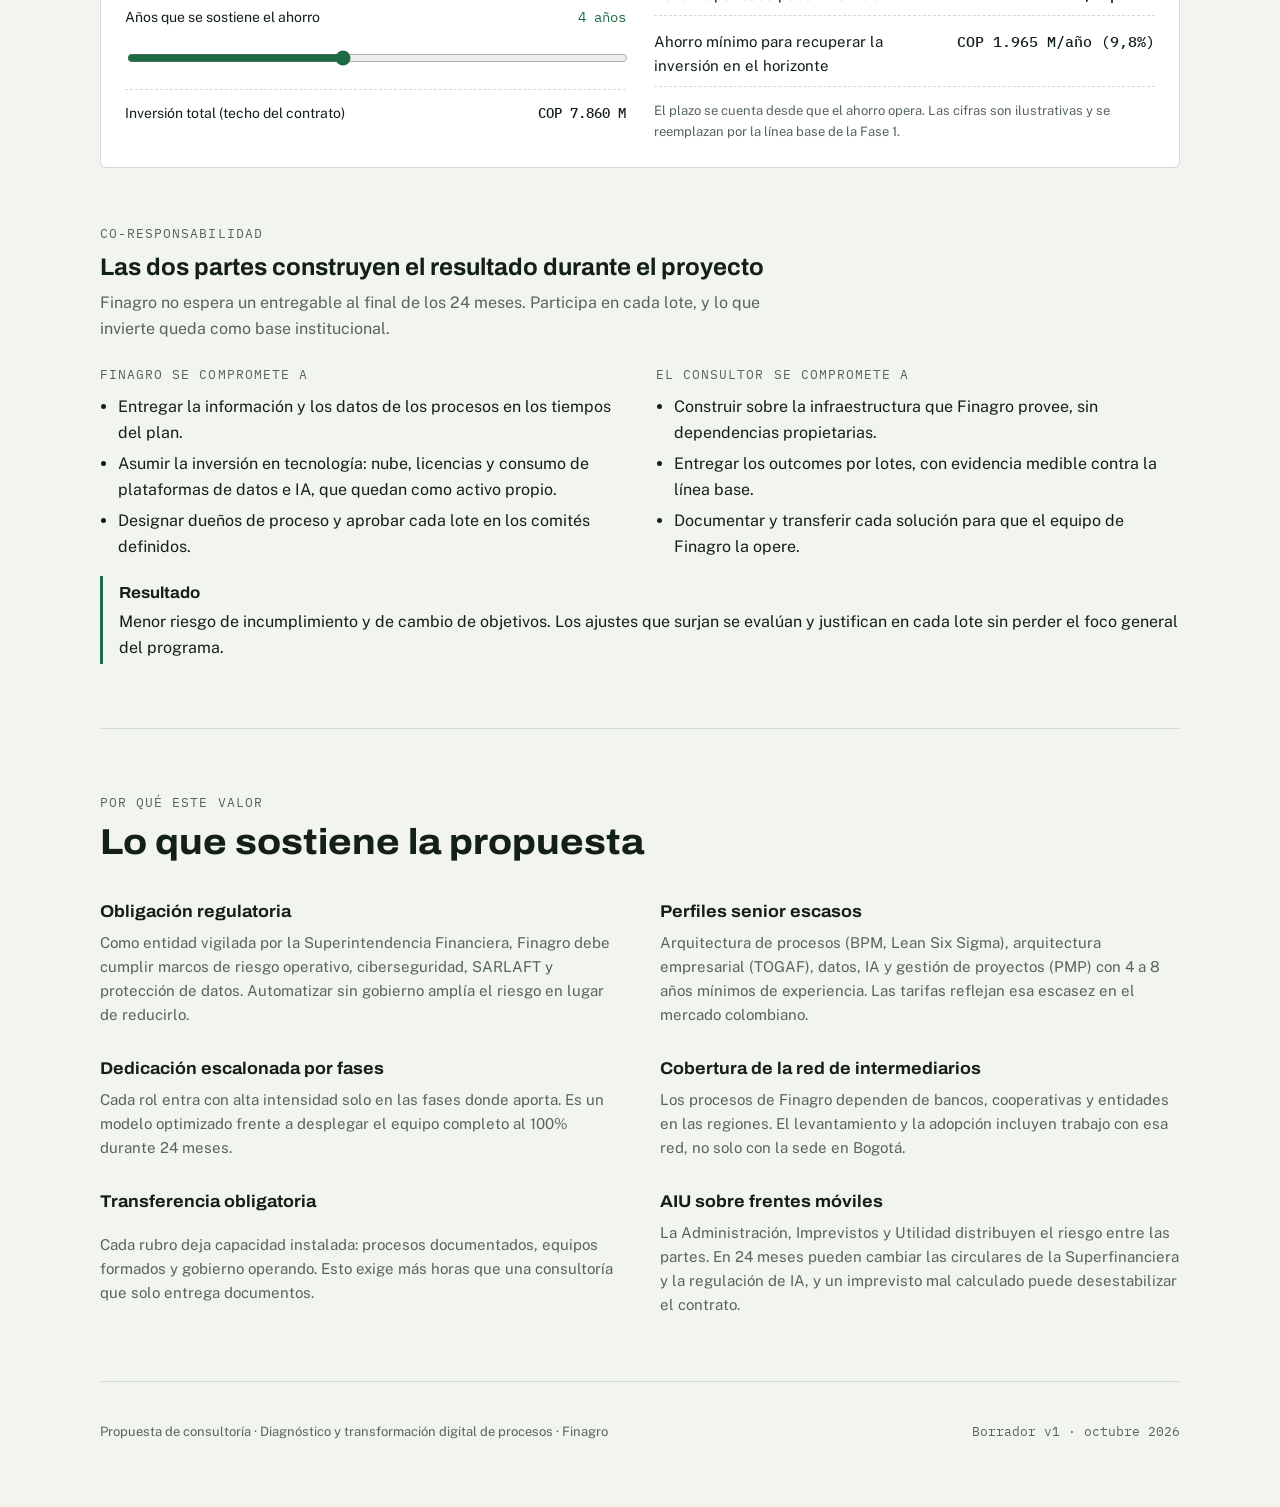
<file: propuesta.html>
<!doctype html>
<html lang="es">
<head>
<meta charset="utf-8">
<meta name="viewport" content="width=device-width, initial-scale=1, viewport-fit=cover">
<title>Finagro Procesos 2027–2028</title>
<link rel="preconnect" href="https://fonts.googleapis.com">
<link rel="preconnect" href="https://fonts.gstatic.com" crossorigin>
<link rel="stylesheet" href="https://fonts.googleapis.com/css2?family=Archivo:wdth,wght@62..125,400..800&family=Public+Sans:ital,wght@0,400;0,500;0,600;1,400&family=IBM+Plex+Mono:wght@400;500&display=swap">
<link rel="stylesheet" href="styles.css">
</head>
<body>
<div class="ruler" aria-label="Avance en la línea de tiempo de 24 meses">
  <div class="ruler-in">
    <div class="ruler-label" id="rulerLabel">Mes 0 de 24</div>
    <div class="months" id="months" aria-hidden="true"></div>
    <nav aria-label="Secciones">
      <a href="index.html" style="background: var(--harvest); color: var(--bg); border-color: var(--harvest); font-weight: 600;">← Infografía</a>
      <a href="#transformacion" data-nav="transformacion">Método</a>
      <a href="#frentes" data-nav="frentes">Frentes</a>
      <a href="#roadmap" data-nav="roadmap">Fases</a>
      <a href="#servicios" data-nav="servicios">IA</a>
      <a href="#cobro" data-nav="cobro">Cobro</a>
      <a href="#valor" data-nav="valor">Valor</a>
    </nav>
  </div>
</div>

<div class="wrap">

<header class="hero">
  <div class="eyebrow">Propuesta de consultoría · Finagro · 24 meses</div>
  <h1>Diagnóstico de procesos y <em>transformación digital</em> con IA</h1>
  <p class="lede">Identificamos qué procesos de Finagro requieren ajuste, cuánto dinero cuesta cada ineficiencia y cuál es la mejor forma de digitalizarla y automatizarla. El objetivo es la máxima eficiencia operativa, medida en ahorro validado y no en horas entregadas.</p>
  <div class="facts">
    <div><b>COP 7.860 M</b><span>IVA incluido</span></div>
    <div><b>24</b><span>meses de ejecución</span></div>
    <div><b>4</b><span>fases de 6 meses</span></div>
    <div><b>11</b><span>rubros de trabajo</span></div>
    <div><b>7</b><span>frentes de pérdida</span></div>
    <div><b>3</b><span>fases de transformación</span></div>
  </div>
</header>

<section class="rv">
  <div class="sec-head">
    <div class="eyebrow">Alcance</div>
    <h2>Dos programas que corren en paralelo</h2>
    <p>Esto no es una sola consultoría. Durante 24 meses corren dos frentes que se alimentan entre sí: uno ordena los procesos y otro les pone datos e IA encima.</p>
  </div>
  <div class="twin">
    <div class="prog a">
      <div class="pct">60%</div>
      <h3>Diagnóstico y rediseño de procesos</h3>
      <ul>
        <li>Levantamiento AS-IS de la cadena de valor: redescuento, garantías (FAG), incentivos, cartera y atención a intermediarios.</li>
        <li>Brechas, cuellos de botella y costo económico de cada uno.</li>
        <li>Modelo TO-BE, gobierno de procesos y gestión del cambio.</li>
      </ul>
    </div>
    <div class="prog b">
      <div class="pct">40%</div>
      <h3>Digitalización, automatización e IA</h3>
      <ul>
        <li>Capa fundacional: gobierno del dato, lakehouse, nube y seguridad.</li>
        <li>Agentes, copilots y modelos predictivos aplicados a los procesos priorizados.</li>
        <li>Gobierno de IA, medición de valor y transferencia al equipo de Finagro.</li>
      </ul>
    </div>
  </div>
</section>

<section id="transformacion">
  <div class="sec-head rv">
    <div class="eyebrow">Método de transformación</div>
    <h2>Primero el dinero, después la tecnología</h2>
    <p>Tres fases transversales ordenan toda la consultoría. Cada fase del roadmap de 24 meses aplica una o varias de ellas.</p>
  </div>

  <div class="tphase rv">
    <div class="tnum">01<small>FIND THE MONEY</small></div>
    <div class="tbody">
      <h3>Encontrar dónde se pierde el dinero</h3>
      <p>No empezamos por la IA. Empezamos por el impacto económico: identificamos los tres problemas que más dinero le cuestan hoy a Finagro y les ponemos una cifra de línea base.</p>
      <div class="money">
        <div><b>Problema 1</b><span>Costo anual cuantificado, proceso dueño y causa raíz.</span></div>
        <div><b>Problema 2</b><span>Horas, reprocesos y errores medidos sobre transacciones reales.</span></div>
        <div><b>Problema 3</b><span>Riesgo o pérdida evitable expresada en pesos.</span></div>
      </div>
    </div>
  </div>

  <div class="tphase rv">
    <div class="tnum">02<small>MAP THE OUTCOME</small></div>
    <div class="tbody">
      <h3>Convertir cada problema en un resultado de negocio</h3>
      <p>Cada problema se asigna a uno de cinco resultados. Ese resultado es lo que se compromete y se mide.</p>
      <div class="outcomes">
        <div class="oc"><b>GROW</b><span class="k">Crecimiento</span><p>Más colocación y uso de líneas de crédito y garantías.</p></div>
        <div class="oc"><b>SCALE</b><span class="k">Productividad</span><p>Más operaciones con el mismo equipo y menor costo unitario.</p></div>
        <div class="oc"><b>PROTECT</b><span class="k">Resiliencia</span><p>Menos fraude, menos incumplimiento y continuidad operativa.</p></div>
        <div class="oc"><b>LIVE</b><span class="k">Capacidad humana</span><p>Liberar horas administrativas para trabajo de análisis.</p></div>
        <div class="oc"><b>TRUST</b><span class="k">Confianza en datos</span><p>Una sola versión del dato para decidir y reportar.</p></div>
      </div>
      <div class="stack" aria-label="Capacidades habilitadoras"><i>Lo hacen posible:</i><span>CLOUD</span><i>+</i><span>SECURITY</span><i>+</i><span>DATA</span><i>+</i><span>AI</span></div>
    </div>
  </div>

  <div class="tphase rv">
    <div class="tnum">03<small>PRICE THE OUTCOME</small></div>
    <div class="tbody">
      <h3>Cobrar por el valor, no por la hora trabajada</h3>
      <p>El modelo económico de la consultoría se alinea con el resultado: una parte fija para operar y una parte variable atada al ahorro o al crecimiento validado. El detalle está en la sección <a href="#cobro" style="color:var(--field)">Cómo cobrarlo</a>.</p>
    </div>
  </div>
</section>

<section id="frentes">
  <div class="sec-head rv">
    <div class="eyebrow">Qué debemos optimizar</div>
    <h2>Siete frentes donde más dinero se pierde</h2>
    <p>El diagnóstico recorre los siete frentes en cada proceso levantado. La eficiencia es la prioridad número uno para IA.</p>
  </div>
  <div class="fronts rv">
    <div class="front"><span class="n">01</span><b>VENTAS</b><p>Bajo crecimiento, conversión de intermediarios, churn y cross-selling de líneas.</p><span class="tag">GROW</span></div>
    <div class="front"><span class="n">02</span><b>COSTOS</b><p>Costos operativos, headcount e infraestructura.</p><span class="tag">SCALE</span></div>
    <div class="front top"><span class="n">03</span><b>EFICIENCIA</b><p>Trabajo manual, errores y duplicidades.</p><span class="tag">Prioridad #1 IA</span></div>
    <div class="front"><span class="n">04</span><b>VELOCIDAD</b><p>Tiempos de respuesta, de decisión y de salida al mercado de nuevos instrumentos.</p><span class="tag">SCALE</span></div>
    <div class="front"><span class="n">05</span><b>RENTABILIDAD</b><p>Margen y utilización de activos.</p><span class="tag">GROW</span></div>
    <div class="front"><span class="n">06</span><b>RIESGO</b><p>Fraude, downtime, ciberseguridad y cumplimiento.</p><span class="tag">PROTECT</span></div>
    <div class="front"><span class="n">07</span><b>CAPACIDAD HUMANA</b><p>Horas administrativas, saturación de equipos y dependencia de personas clave.</p><span class="tag">LIVE</span></div>
  </div>
</section>

<section id="roadmap">
  <div class="sec-head rv">
    <div class="eyebrow">Roadmap · 24 meses</div>
    <h2>Cuatro fases, once rubros</h2>
    <p>La dedicación del equipo es escalonada: cada rubro sube o baja de intensidad según la fase. El porcentaje indica el peso relativo de cada rubro en el valor de la propuesta.</p>
  </div>

  <div id="phases"></div>

  <div class="rv" style="margin-top:40px">
    <div class="eyebrow" style="margin-bottom:12px">Vista consolidada · intensidad del equipo por mes</div>
    <div class="gantt-box"><div class="gantt" id="gantt"></div></div>
    <div class="legend"><span><i style="background:var(--field)"></i>Alta</span><span><i style="background:color-mix(in srgb,var(--field) 45%,transparent)"></i>Media</span><span><i style="background:color-mix(in srgb,var(--field) 18%,transparent)"></i>Baja</span></div>
  </div>
</section>

<section id="servicios">
  <div class="sec-head rv">
    <div class="eyebrow">Con qué servicios de IA adoptar</div>
    <h2>Roadmap de adopción en dos capas</h2>
    <p>Sin la capa fundacional la IA falla. La capa aplicada solo arranca cuando el dato es confiable.</p>
  </div>
  <div class="layers">
    <div class="layer found rv">
      <div class="lt"><div class="eyebrow">Capa A</div><h3>Fundacional</h3><p>Meses 4 a 12</p></div>
      <div class="svc">
        <div><span class="for">TRUST</span><b>DATA as a Service</b><ul><li>Limpieza y calidad del dato de operaciones, garantías y cartera.</li><li>Gobierno del dato y catálogo.</li><li>Lakehouse como fuente única.</li></ul></div>
        <div><span class="for">PROTECT</span><b>CLOUD + SECURITY</b><ul><li>Infraestructura elástica.</li><li>Cumplimiento de Habeas Data (Ley 1581), SARLAFT y lineamientos de seguridad de la Superintendencia Financiera.</li></ul></div>
      </div>
    </div>
    <div class="layer rv">
      <div class="lt"><div class="eyebrow">Capa B</div><h3>IA aplicada</h3><p>Meses 10 a 24</p></div>
      <div class="svc">
        <div><span class="for">SCALE + LIVE</span><b>Productividad y capacidad humana</b><ul><li>Agentes para tareas administrativas: validación de solicitudes de redescuento, conciliación con intermediarios, respuesta a PQRS.</li><li>Copilots para los equipos de operaciones, riesgo y jurídica.</li></ul></div>
        <div><span class="for">GROW</span><b>Crecimiento</b><ul><li>Modelos predictivos de abandono y de propensión de uso de líneas por intermediario y región.</li><li>Scoring y calificación automática de intermediarios y operaciones.</li></ul></div>
        <div><span class="for">PROTECT + TRUST</span><b>Resiliencia</b><ul><li>Detección de fraude y anomalías en garantías e incentivos.</li><li>Validación inteligente de documentos para reducir devoluciones y reprocesos.</li></ul></div>
      </div>
    </div>
  </div>
</section>

<section id="cobro">
  <div class="sec-head rv">
    <div class="eyebrow">Cómo cobrarlo · modelo de negocio</div>
    <h2>Del pago por insumo al pago por resultado</h2>
    <p>Dejamos de cobrar por licencia o usuario. Dentro del contrato, el 15% del valor solo se paga si cada resultado se cumple. Al terminar, Finagro puede optar por un esquema de participación en el ahorro ya validado, sin compromiso previo.</p>
  </div>
  <div class="models rv">
    <div class="model off"><span class="mn">Modelo 1</span><b>INPUT</b><p>Licencia, usuario u hora trabajada. Paga el esfuerzo, no el resultado.</p><span class="pill">No usar</span></div>
    <div class="model"><span class="mn">Modelo 2</span><b>USAGE</b><p>Cobro por documento, consulta o ticket procesado por IA.</p><span class="pill go">Fase 3</span></div>
    <div class="model"><span class="mn">Modelo 3</span><b>OUTPUT</b><p>Pago por resultado cumplido: aquí, el 15% de cada lote condicionado a su meta.</p><span class="pill go">Dentro del contrato</span></div>
    <div class="model ideal"><span class="mn">Modelo 4</span><b>OUTCOME</b><p>Fee base + % del ahorro validado o % del incremento en colocación.</p><span class="pill">Opción desde 2029</span></div>
  </div>
</section>

<section id="valor">
  <div class="sec-head rv">
    <div class="eyebrow">Valor de la propuesta · modelo tradicional de referencia</div>
    <h2>COP 7.860 millones por 24 meses, IVA incluido</h2>
    <p>Para participar en la licitación, el proyecto se cotiza con una estructura tradicional de costo directo más AIU. Ese valor es el techo del contrato: no hay pagos adicionales. Se paga por lotes, y el 15% de cada lote queda condicionado a que su resultado se cumpla.</p>
  </div>

  <div class="price rv">
    <div class="price-hero">
      <div><span class="eyebrow">Valor total</span><b>7.860</b><span class="unit">COP millones · IVA incluido</span></div>
      <div><span class="eyebrow">Base antes de IVA</span><b class="sm">6.605</b><span class="unit">7.860 ÷ 1,19</span></div>
      <div><span class="eyebrow">IVA 19%</span><b class="sm">1.255</b><span class="unit">sobre la base</span></div>
    </div>
    <div class="stackbar" role="img" aria-label="Composición del valor total: costo directo 61%, administración 5%, imprevistos 2%, utilidad 15%, IVA 16%">
      <span class="sb-cd" style="flex:4794">Costo directo</span><span class="sb-a" style="flex:421">A</span><span class="sb-i" style="flex:192">I</span><span class="sb-u" style="flex:1198">U</span><span class="sb-iva" style="flex:1255">IVA</span>
    </div>

    <div class="ptable-box">
      <table class="ptable">
        <thead><tr><th>Concepto</th><th>COP M</th><th>% sobre costo directo</th><th>% del total</th></tr></thead>
        <tbody>
          <tr class="grp"><td>Costo directo</td><td>4.794</td><td>100,0%</td><td>61,0%</td></tr>
          <tr class="sub"><td>Equipo consultor senior, equipo administrativo, herramientas de trabajo y desplazamientos a regiones</td><td></td><td></td><td></td></tr>
          <tr class="grp"><td>A · Administración</td><td>421</td><td>8,8%</td><td>5,4%</td></tr>
          <tr class="sub"><td>Pólizas: seriedad, cumplimiento, calidad del servicio, salarios y prestaciones, responsabilidad civil</td><td>70</td><td></td><td></td></tr>
          <tr class="sub"><td>Asesoría jurídica: contrato, esquema laboral, otrosíes</td><td>90</td><td></td><td></td></tr>
          <tr class="sub"><td>ICA (≈ 0,97% de la base)</td><td>64</td><td></td><td></td></tr>
          <tr class="sub"><td>GMF 4×1000</td><td>22</td><td></td><td></td></tr>
          <tr class="sub"><td>Costo financiero del capital de trabajo</td><td>175</td><td></td><td></td></tr>
          <tr class="grp"><td>I · Imprevistos</td><td>192</td><td>4,0%</td><td>2,4%</td></tr>
          <tr class="sub"><td>Ajuste salarial del año 2 y cambios regulatorios (Superfinanciera, IA)</td><td></td><td></td><td></td></tr>
          <tr class="grp"><td>U · Utilidad</td><td>1.198</td><td>25,0%</td><td>15,2%</td></tr>
          <tr class="sub"><td>Know-how, coordinación de equipos, EDT y Gantt, gestión del talento humano</td><td></td><td></td><td></td></tr>
          <tr class="tot"><td>Base antes de IVA</td><td>6.605</td><td>137,8%</td><td>84,0%</td></tr>
          <tr class="grp"><td>IVA 19%</td><td>1.255</td><td></td><td>16,0%</td></tr>
          <tr class="tot big"><td>Valor total</td><td>7.860</td><td></td><td>100,0%</td></tr>
        </tbody>
      </table>
    </div>
    <p class="note">AIU expresado sobre el costo directo: 37,8%. Los valores de pólizas, ICA y GMF son estimaciones y se ajustan con las cotizaciones de la aseguradora y las condiciones del pliego.</p>
  </div>

  <div class="sec-head rv" style="margin-top:56px;margin-bottom:24px">
    <div class="eyebrow">Pago fijo y pago en riesgo · 85 / 15</div>
    <h3 style="font-size:var(--s4)">Finagro paga completo solo si recibe el resultado</h3>
    <p>El 85% se paga contra los entregables de cada lote. El 15% se libera solo cuando el outcome del lote cumple su meta frente a la línea base medida en la Fase 1.</p>
  </div>
  <div class="split rv">
    <div class="split-bar" role="img" aria-label="Valor total dividido en 85% fijo y 15% condicionado a resultados">
      <span class="sp-fix" style="flex:85">Fijo por entregables · 85%</span><span class="sp-risk" style="flex:15">En riesgo · 15%</span>
    </div>
    <div class="split-nums">
      <div><span class="eyebrow">Parte fija</span><b>6.681</b><span class="unit">COP M · cubre costo directo, AIU e IVA</span></div>
      <div><span class="eyebrow">Parte en riesgo</span><b class="risk">1.179</b><span class="unit">COP M · equivale a la utilidad (1.198)</span></div>
    </div>
    <p class="split-why">Lo que el consultor pone en riesgo es su propia ganancia, no los costos del proyecto. Si un resultado no se cumple, la operación sigue financiada y el contrato no se desestabiliza. Si se cumple, Finagro paga el valor completo con la evidencia del resultado en la mano.</p>
  </div>

  <div class="sec-head rv" style="margin-top:56px;margin-bottom:24px">
    <div class="eyebrow">Pago por lotes de resultados</div>
    <h3 style="font-size:var(--s4)">Cada fase se paga contra los outcomes que entrega</h3>
  </div>
  <div class="lotes rv">
    <div class="lote"><span class="lc">Lote F1 · M1–6</span><b>1.572</b><span class="lp">20% del valor</span>
      <div class="lsplit"><span>Fijo <em>1.336</em></span><span class="r">En riesgo <em>236</em></span></div>
      <p>Procesos AS-IS levantados, los 3 problemas cuantificados y línea base de madurez.</p>
      <p class="cond"><b>Se libera el 15% si:</b> Finagro valida la línea base y aprueba en comité los 3 problemas cuantificados.</p></div>
    <div class="lote"><span class="lc">Lote F2 · M7–12</span><b>1.965</b><span class="lp">25% del valor</span>
      <div class="lsplit"><span>Fijo <em>1.670</em></span><span class="r">En riesgo <em>295</em></span></div>
      <p>Procesos TO-BE, mapa de outcomes, gobierno del dato y política de IA aprobados.</p>
      <p class="cond"><b>Se libera el 15% si:</b> los datos de los procesos priorizados alcanzan la meta de calidad acordada.</p></div>
    <div class="lote"><span class="lc">Lote F3 · M13–18</span><b>2.358</b><span class="lp">30% del valor</span>
      <div class="lsplit"><span>Fijo <em>2.005</em></span><span class="r">En riesgo <em>353</em></span></div>
      <p>Agentes y modelos en piloto con indicadores de eficiencia medidos contra la línea base.</p>
      <p class="cond"><b>Se libera el 15% si:</b> los pilotos logran la reducción de tiempos y reprocesos acordada frente a la línea base.</p></div>
    <div class="lote"><span class="lc">Lote F4 · M19–24</span><b>1.965</b><span class="lp">25% del valor</span>
      <div class="lsplit"><span>Fijo <em>1.670</em></span><span class="r">En riesgo <em>295</em></span></div>
      <p>Soluciones escaladas, valor capturado validado y transferencia al equipo de Finagro.</p>
      <p class="cond"><b>Se libera el 15% si:</b> el ahorro anualizado validado alcanza la meta y la transferencia queda certificada.</p></div>
  </div>
  <p class="note rv" style="margin-top:12px">COP millones, IVA incluido. Las metas de cada lote se fijan en la Fase 1 a partir de la línea base y se aprueban en comité. Dentro de cada lote, la parte fija se paga por hitos aprobados.</p>

  <div class="sec-head rv" style="margin-top:56px;margin-bottom:24px">
    <div class="eyebrow">Retorno de la inversión</div>
    <h3 style="font-size:var(--s4)">¿En cuántos años se paga sola la consultoría?</h3>
    <p>La pregunta para Finagro no es cuánto cuesta el proyecto, sino cuánto ahorro necesita para recuperarlo. Ajusta los supuestos con los datos reales de los procesos intervenidos.</p>
  </div>
  <div class="calc rv">
    <form id="calc" aria-label="Cálculo de recuperación de la inversión">
      <div class="eyebrow">Supuestos · cifras de ejemplo</div>
      <label for="base"><span>Costo operativo anual de los procesos intervenidos <em>COP millones</em></span>
        <input type="number" id="base" min="0" step="500" value="20000"></label>
      <label for="ahorro"><span>Ahorro anual validado <output id="ahorroOut">15%</output></span>
        <input type="range" id="ahorro" min="1" max="40" value="15"></label>
      <label for="anios"><span>Años que se sostiene el ahorro <output id="aniosOut">4 años</output></span>
        <input type="range" id="anios" min="1" max="8" value="4"></label>
      <div class="inv"><span>Inversión total (techo del contrato)</span><b>COP 7.860 M</b></div>
    </form>
    <div class="res" aria-live="polite">
      <div class="row big"><span>Se paga sola en</span><b id="rPay">—</b></div>
      <div class="row"><span>Ahorro anual para Finagro</span><b id="rAhorro">—</b></div>
      <div class="row"><span>Ahorro acumulado en el horizonte</span><b id="rAcum">—</b></div>
      <div class="row"><span>Beneficio neto después de pagar la consultoría</span><b id="rNet">—</b></div>
      <div class="row"><span>Retorno por cada peso invertido</span><b id="rRoi">—</b></div>
      <div class="row"><span>Ahorro mínimo para recuperar la inversión en el horizonte</span><b id="rMin">—</b></div>
      <p class="note">El plazo se cuenta desde que el ahorro opera. Las cifras son ilustrativas y se reemplazan por la línea base de la Fase 1.</p>
    </div>
  </div>

  <div class="sec-head rv" style="margin-top:56px;margin-bottom:24px">
    <div class="eyebrow">Co-responsabilidad</div>
    <h3 style="font-size:var(--s4)">Las dos partes construyen el resultado durante el proyecto</h3>
    <p>Finagro no espera un entregable al final de los 24 meses. Participa en cada lote, y lo que invierte queda como base institucional.</p>
  </div>
  <div class="coresp rv">
    <div><div class="eyebrow">Finagro se compromete a</div><ul>
      <li>Entregar la información y los datos de los procesos en los tiempos del plan.</li>
      <li>Asumir la inversión en tecnología: nube, licencias y consumo de plataformas de datos e IA, que quedan como activo propio.</li>
      <li>Designar dueños de proceso y aprobar cada lote en los comités definidos.</li>
    </ul></div>
    <div><div class="eyebrow">El consultor se compromete a</div><ul>
      <li>Construir sobre la infraestructura que Finagro provee, sin dependencias propietarias.</li>
      <li>Entregar los outcomes por lotes, con evidencia medible contra la línea base.</li>
      <li>Documentar y transferir cada solución para que el equipo de Finagro la opere.</li>
    </ul></div>
    <div class="cr-res"><b>Resultado</b><p>Menor riesgo de incumplimiento y de cambio de objetivos. Los ajustes que surjan se evalúan y justifican en cada lote sin perder el foco general del programa.</p></div>
  </div>
</section>

<section>
  <div class="sec-head rv">
    <div class="eyebrow">Por qué este valor</div>
    <h2>Lo que sostiene la propuesta</h2>
  </div>
  <div class="why rv">
    <div><b>Obligación regulatoria</b><p>Como entidad vigilada por la Superintendencia Financiera, Finagro debe cumplir marcos de riesgo operativo, ciberseguridad, SARLAFT y protección de datos. Automatizar sin gobierno amplía el riesgo en lugar de reducirlo.</p></div>
    <div><b>Perfiles senior escasos</b><p>Arquitectura de procesos (BPM, Lean Six Sigma), arquitectura empresarial (TOGAF), datos, IA y gestión de proyectos (PMP) con 4 a 8 años mínimos de experiencia. Las tarifas reflejan esa escasez en el mercado colombiano.</p></div>
    <div><b>Dedicación escalonada por fases</b><p>Cada rol entra con alta intensidad solo en las fases donde aporta. Es un modelo optimizado frente a desplegar el equipo completo al 100% durante 24 meses.</p></div>
    <div><b>Cobertura de la red de intermediarios</b><p>Los procesos de Finagro dependen de bancos, cooperativas y entidades en las regiones. El levantamiento y la adopción incluyen trabajo con esa red, no solo con la sede en Bogotá.</p></div>
    <div><b>Transferencia obligatoria</b><p>Cada rubro deja capacidad instalada: procesos documentados, equipos formados y gobierno operando. Esto exige más horas que una consultoría que solo entrega documentos.</p></div>
    <div><b>AIU sobre frentes móviles</b><p>La Administración, Imprevistos y Utilidad distribuyen el riesgo entre las partes. En 24 meses pueden cambiar las circulares de la Superfinanciera y la regulación de IA, y un imprevisto mal calculado puede desestabilizar el contrato.</p></div>
  </div>
</section>

<footer>
  <span>Propuesta de consultoría · Diagnóstico y transformación digital de procesos · Finagro</span>
  <span class="mono">Borrador v1 · octubre 2026</span>
</footer>
</div>
<script src="script.js"></script>
</body>
</html>
</file>
<file: styles.css>
body{margin:0}
img{max-width:100%}
[hidden]{display:none!important}
/* Layout: un corredor vertical de lectura; una regla de 24 meses fija arriba que se llena a medida que el lector baja por las fases. */
:root{
  --bg:#F2F4EF; --surface:#FFFFFF; --ink:#132019; --muted:#56665C; --line:#D3DBD3;
  --field:#1D6A44; --field-soft:#DCEBE1; --harvest:#B97C0C; --harvest-soft:#F5E8CC; --risk:#A8402A;
  --display:"Archivo","Arial Narrow",system-ui,sans-serif;
  --body:"Public Sans",system-ui,-apple-system,"Segoe UI",sans-serif;
  --mono:"IBM Plex Mono",ui-monospace,Menlo,Consolas,monospace;
  --s1:.8125rem; --s2:1rem; --s3:1.1875rem; --s4:1.5rem; --s5:2.25rem; --s6:clamp(2.5rem,7vw,4.75rem);
}
@media (prefers-color-scheme:dark){:root:not([data-theme="light"]){
  --bg:#0D1410; --surface:#151F19; --ink:#E4ECE6; --muted:#98AA9E; --line:#29372F;
  --field:#5CBF88; --field-soft:#1B3326; --harvest:#E2AC45; --harvest-soft:#3A2E14; --risk:#E07A62; color-scheme:dark}}
:root[data-theme="dark"]{
  --bg:#0D1410; --surface:#151F19; --ink:#E4ECE6; --muted:#98AA9E; --line:#29372F;
  --field:#5CBF88; --field-soft:#1B3326; --harvest:#E2AC45; --harvest-soft:#3A2E14; --risk:#E07A62; color-scheme:dark}

*{box-sizing:border-box}
html{scroll-behavior:smooth}
body{background:var(--bg);color:var(--ink);font-family:var(--body);font-size:var(--s2);line-height:1.6;
  padding-left:max(16px,env(safe-area-inset-left,0px));padding-right:max(16px,env(safe-area-inset-right,0px))}
body::before{content:"";position:fixed;inset:0 0 auto;height:env(safe-area-inset-top,0px);z-index:10;background:var(--bg)}
.wrap{max-width:1080px;margin:0 auto}
h1,h2,h3{font-family:var(--display);text-wrap:balance;line-height:1.05;margin:0}
p{margin:0}
.eyebrow{font-family:var(--mono);font-size:var(--s1);letter-spacing:.08em;text-transform:uppercase;color:var(--muted)}
.mono{font-family:var(--mono)}
:focus-visible{outline:2px solid var(--harvest);outline-offset:3px}

/* Regla de meses fija */
.ruler{position:sticky;top:env(safe-area-inset-top,0px);z-index:9;background:var(--bg);border-bottom:1px solid var(--line);padding-block:10px}
.ruler-in{max-width:1080px;margin:0 auto;display:flex;align-items:center;gap:14px}
.ruler-label{font-family:var(--mono);font-size:var(--s1);white-space:nowrap;font-variant-numeric:tabular-nums;min-width:9.5em}
.months{flex:1;display:grid;grid-template-columns:repeat(24,1fr);gap:2px;min-width:0}
.months span{height:8px;background:var(--line);border-radius:1px;transition:background .3s}
.months span.on{background:var(--field)}
.months span:nth-child(6n){margin-right:3px}
.ruler nav{display:flex;gap:4px}
.ruler nav a{font-family:var(--mono);font-size:.75rem;color:var(--muted);text-decoration:none;padding:3px 7px;border:1px solid var(--line);border-radius:3px}
.ruler nav a.on{color:var(--bg);background:var(--ink);border-color:var(--ink)}
@media (max-width:720px){.ruler nav{display:none}.ruler-label{min-width:auto}}

/* Hero */
.hero{padding-block:72px 56px;display:grid;gap:28px}
.hero h1{font-size:var(--s6);font-weight:800;font-stretch:112%;letter-spacing:-.02em;max-width:15ch}
.hero h1 em{font-style:normal;color:var(--field)}
.hero .lede{font-size:var(--s3);max-width:62ch;color:var(--muted)}
.facts{display:flex;flex-wrap:wrap;gap:10px 28px;border-top:1px solid var(--line);padding-top:18px}
.facts div{display:grid}
.facts b{font-family:var(--display);font-size:var(--s4);font-stretch:100%;font-variant-numeric:tabular-nums}
.facts span{font-size:var(--s1);color:var(--muted)}

section{padding-block:64px;border-top:1px solid var(--line)}
.sec-head{display:grid;gap:10px;margin-bottom:36px;max-width:68ch}
.sec-head h2{font-size:var(--s5);font-weight:750;font-stretch:108%}
.sec-head p{color:var(--muted)}

/* Dos programas */
.twin{display:grid;grid-template-columns:1fr 1fr;gap:20px}
.prog{background:var(--surface);border:1px solid var(--line);border-radius:6px;padding:24px;display:grid;gap:12px;min-width:0}
.prog .pct{font-family:var(--display);font-size:3rem;font-weight:800;font-stretch:90%;line-height:1;font-variant-numeric:tabular-nums}
.prog.a .pct{color:var(--field)} .prog.b .pct{color:var(--harvest)}
.prog h3{font-size:var(--s4);font-stretch:100%}
.prog ul{margin:0;padding-left:1.1em;color:var(--muted)}
@media (max-width:720px){.twin{grid-template-columns:1fr}}

/* Fases de transformación */
.tphase{display:grid;grid-template-columns:150px 1fr;gap:28px;padding-block:32px;border-top:1px dashed var(--line)}
.tphase:first-of-type{border-top:0}
.tnum{font-family:var(--display);font-weight:800;font-stretch:70%;font-size:5rem;line-height:.85;color:var(--field)}
.tnum small{display:block;font-family:var(--mono);font-size:var(--s1);font-weight:400;color:var(--muted);letter-spacing:.06em;margin-top:10px}
.tbody{display:grid;gap:16px;min-width:0}
.tbody h3{font-size:var(--s4);font-stretch:118%;letter-spacing:.01em}
.tbody > p{max-width:64ch}
@media (max-width:640px){.tphase{grid-template-columns:1fr;gap:12px}.tnum{font-size:3.5rem}}

.money{display:grid;grid-template-columns:repeat(3,1fr);gap:12px}
.money div{border-left:3px solid var(--harvest);padding:6px 0 6px 14px;display:grid;gap:4px;min-width:0}
.money b{font-family:var(--display);font-stretch:100%}
.money span{font-size:.9375rem;color:var(--muted)}
@media (max-width:720px){.money{grid-template-columns:1fr}}

.outcomes{display:grid;grid-template-columns:repeat(5,1fr);gap:8px}
.oc{background:var(--surface);border:1px solid var(--line);border-radius:6px;padding:14px;display:grid;gap:6px;align-content:start;min-width:0}
.oc b{font-family:var(--display);font-size:1.25rem;font-stretch:120%;color:var(--field)}
.oc .k{font-family:var(--mono);font-size:.75rem;color:var(--muted);text-transform:uppercase;letter-spacing:.06em}
.oc p{font-size:.875rem}
@media (max-width:860px){.outcomes{grid-template-columns:repeat(2,1fr)}}
.stack{display:flex;flex-wrap:wrap;align-items:center;gap:8px;font-family:var(--mono);font-size:var(--s1)}
.stack span{padding:6px 12px;border:1px solid var(--ink);border-radius:3px}
.stack i{font-style:normal;color:var(--muted)}

/* 7 frentes */
.fronts{display:grid;gap:0;border-top:1px solid var(--line)}
.front{display:grid;grid-template-columns:44px 170px 1fr auto;gap:16px;align-items:baseline;padding-block:14px;border-bottom:1px solid var(--line)}
.front .n{font-family:var(--mono);color:var(--muted);font-size:var(--s1)}
.front b{font-family:var(--display);font-stretch:115%;font-size:1.0625rem;letter-spacing:.02em}
.front p{color:var(--muted);min-width:0}
.front .tag{font-family:var(--mono);font-size:.75rem;padding:2px 8px;border-radius:3px;background:var(--harvest-soft);color:var(--ink);white-space:nowrap}
.front.top{background:linear-gradient(90deg,var(--field-soft),transparent 70%)}
.front.top .tag{background:var(--field);color:var(--bg)}
@media (max-width:720px){.front{grid-template-columns:32px 1fr;gap:4px 10px}.front p,.front .tag{grid-column:2}.front .tag{justify-self:start}}

/* Roadmap */
.phase{display:grid;grid-template-columns:200px 1fr;gap:32px;padding-block:44px;border-top:1px solid var(--line)}
.phase:first-of-type{border-top:0;padding-top:8px}
.pmeta{position:sticky;top:76px;align-self:start;display:grid;gap:8px}
.pmeta .code{font-family:var(--display);font-weight:800;font-stretch:65%;font-size:4rem;line-height:.85}
.pmeta .when{font-family:var(--mono);font-size:var(--s1);color:var(--field);font-variant-numeric:tabular-nums}
.pmeta h3{font-size:1.25rem;font-stretch:105%}
.pmeta .tf{font-family:var(--mono);font-size:.75rem;color:var(--muted)}
.minibar{display:grid;grid-template-columns:repeat(24,1fr);gap:1px;margin-top:4px}
.minibar i{height:5px;background:var(--line)} .minibar i.on{background:var(--field)}
.stages{display:grid;gap:14px;min-width:0}
.stage{background:var(--surface);border:1px solid var(--line);border-radius:6px;padding:18px 20px;display:grid;gap:10px;min-width:0}
.stage-top{display:flex;flex-wrap:wrap;gap:8px 14px;align-items:baseline;justify-content:space-between}
.stage h4{margin:0;font-family:var(--display);font-size:1.125rem;font-stretch:100%}
.stage h4 span{font-family:var(--mono);font-size:var(--s1);color:var(--muted);font-weight:400;margin-right:8px}
.weight{font-family:var(--mono);font-size:var(--s1);font-variant-numeric:tabular-nums;color:var(--harvest)}
.stage p{font-size:.9375rem;color:var(--muted);max-width:70ch}
.stage ul{margin:0;padding-left:1.1em;font-size:.9375rem}
.roles{display:flex;flex-wrap:wrap;gap:6px}
.roles span{font-size:.75rem;padding:2px 8px;border:1px solid var(--line);border-radius:999px;color:var(--muted)}
.intens{display:grid;grid-template-columns:repeat(4,1fr);gap:3px;max-width:320px}
.intens span{font-family:var(--mono);font-size:.6875rem;text-align:center;padding:3px 0;border-radius:2px;background:var(--line);color:var(--muted)}
.intens .alto{background:var(--field);color:var(--bg)}
.intens .medio{background:var(--field-soft);color:var(--ink)}
.intens-cap{font-family:var(--mono);font-size:.6875rem;color:var(--muted);letter-spacing:.04em}
@media (max-width:760px){.phase{grid-template-columns:1fr;gap:16px}.pmeta{position:static}.pmeta .code{font-size:3rem}}

/* Gantt */
.gantt-box{overflow-x:auto;border:1px solid var(--line);border-radius:6px;background:var(--surface)}
.gantt{min-width:760px;display:grid;grid-template-columns:220px repeat(24,1fr);font-size:.8125rem}
.gantt > div{border-bottom:1px solid var(--line);padding:6px 4px;min-height:30px}
.gantt .gh{font-family:var(--mono);font-size:.6875rem;color:var(--muted);text-align:center;font-variant-numeric:tabular-nums}
.gantt .gp{font-family:var(--mono);font-size:.6875rem;text-align:center;color:var(--ink);background:var(--bg);font-weight:500}
.gantt .gn{padding-left:12px;white-space:nowrap;overflow:hidden;text-overflow:ellipsis}
.gantt .cell{padding:8px 0}
.gantt .bar{height:14px;display:block}
.bar.alto{background:var(--field)} .bar.medio{background:color-mix(in srgb,var(--field) 45%,transparent)} .bar.bajo{background:color-mix(in srgb,var(--field) 18%,transparent)}
.legend{display:flex;flex-wrap:wrap;gap:16px;margin-top:12px;font-family:var(--mono);font-size:.75rem;color:var(--muted)}
.legend i{display:inline-block;width:18px;height:8px;margin-right:6px;vertical-align:middle}

/* Servicios IA */
.layers{display:grid;gap:20px}
.layer{display:grid;grid-template-columns:200px 1fr;gap:24px}
.layer h3{font-size:1.25rem;font-stretch:110%}
.layer .lt{display:grid;gap:6px;align-content:start}
.layer .lt p{font-size:var(--s1);color:var(--muted)}
.svc{display:grid;grid-template-columns:repeat(auto-fit,minmax(240px,1fr));gap:12px}
.svc div{background:var(--surface);border:1px solid var(--line);border-radius:6px;padding:16px;display:grid;gap:8px;align-content:start;min-width:0}
.svc .for{font-family:var(--mono);font-size:.6875rem;letter-spacing:.06em;color:var(--field)}
.svc b{font-family:var(--display);font-stretch:100%}
.svc ul{margin:0;padding-left:1.1em;font-size:.9rem;color:var(--muted)}
.layer.found .svc div{border-style:dashed}
@media (max-width:720px){.layer{grid-template-columns:1fr;gap:10px}}

/* Modelos de cobro */
.models{display:grid;grid-template-columns:repeat(4,1fr);gap:0;border:1px solid var(--line);border-radius:6px;overflow:hidden;background:var(--surface)}
.model{padding:20px;display:grid;gap:8px;align-content:start;border-right:1px solid var(--line);min-width:0}
.model:last-child{border-right:0}
.model .mn{font-family:var(--mono);font-size:.75rem;color:var(--muted)}
.model b{font-family:var(--display);font-size:1.375rem;font-stretch:120%}
.model p{font-size:.9rem;color:var(--muted)}
.model.off b{text-decoration:line-through;text-decoration-color:var(--risk);text-decoration-thickness:2px;color:var(--muted)}
.model.ideal{background:var(--field-soft)}
.model.ideal b{color:var(--field)}
.model .pill{justify-self:start;font-family:var(--mono);font-size:.6875rem;padding:2px 8px;border-radius:3px}
.model.off .pill{background:color-mix(in srgb,var(--risk) 15%,transparent);color:var(--risk)}
.model.ideal .pill{background:var(--field);color:var(--bg)}
.model .pill.go{background:var(--harvest-soft);color:var(--ink)}
@media (max-width:860px){.models{grid-template-columns:1fr 1fr}.model:nth-child(2){border-right:0}.model:nth-child(-n+2){border-bottom:1px solid var(--line)}}
@media (max-width:480px){.models{grid-template-columns:1fr}.model{border-right:0;border-bottom:1px solid var(--line)}}

.calc{margin-top:28px;display:grid;grid-template-columns:1fr 1fr;gap:28px;background:var(--surface);border:1px solid var(--line);border-radius:6px;padding:24px}
.calc form{display:grid;gap:16px}
.calc label{display:grid;gap:6px;font-size:.875rem}
.calc label span{display:flex;justify-content:space-between;gap:8px}
.calc output,.calc label em{font-family:var(--mono);font-style:normal;font-variant-numeric:tabular-nums;color:var(--field)}
.calc input[type=range]{width:100%;accent-color:var(--field)}
.calc input[type=number]{font:inherit;font-family:var(--mono);padding:8px 10px;border:1px solid var(--line);border-radius:4px;background:var(--bg);color:var(--ink);width:100%}
.res{display:grid;gap:14px;align-content:start}
.res .row{display:flex;justify-content:space-between;gap:12px;border-bottom:1px dashed var(--line);padding-bottom:8px;font-size:.9375rem}
.res .row b{font-family:var(--mono);font-weight:500;font-variant-numeric:tabular-nums;white-space:nowrap}
.res .big{border:0;padding-top:6px}
.res .big b{font-family:var(--display);font-size:2rem;font-stretch:95%;color:var(--field)}
.note{font-size:.8125rem;color:var(--muted)}
@media (max-width:720px){.calc{grid-template-columns:1fr}}

/* Valor de la propuesta */
.price{display:grid;gap:20px}
.price-hero{display:flex;flex-wrap:wrap;gap:16px 48px;align-items:end}
.price-hero > div{display:grid;gap:2px}
.price-hero b{font-family:var(--display);font-weight:800;font-stretch:90%;font-size:clamp(3rem,9vw,5rem);line-height:1;color:var(--field);font-variant-numeric:tabular-nums}
.price-hero b.sm{font-size:var(--s5);color:var(--ink)}
.price-hero .unit{font-family:var(--mono);font-size:.75rem;color:var(--muted)}
.stackbar{display:flex;height:34px;border-radius:4px;overflow:hidden;font-family:var(--mono);font-size:.6875rem}
.stackbar span{display:flex;align-items:center;justify-content:center;min-width:0;overflow:hidden;white-space:nowrap}
.sb-cd{background:var(--field);color:var(--bg)}
.sb-a{background:color-mix(in srgb,var(--field) 55%,var(--bg));color:var(--ink)}
.sb-i{background:color-mix(in srgb,var(--field) 30%,var(--bg));color:var(--ink)}
.sb-u{background:var(--harvest);color:var(--bg)}
.sb-iva{background:var(--line);color:var(--muted)}
.ptable-box{overflow-x:auto;border:1px solid var(--line);border-radius:6px;background:var(--surface)}
.ptable{width:100%;min-width:560px;border-collapse:collapse;font-size:.9rem}
.ptable th{font-family:var(--mono);font-size:.6875rem;font-weight:500;text-transform:uppercase;letter-spacing:.06em;color:var(--muted);text-align:right;padding:10px 14px;border-bottom:1px solid var(--line)}
.ptable th:first-child,.ptable td:first-child{text-align:left}
.ptable td{padding:7px 14px;text-align:right;font-family:var(--mono);font-variant-numeric:tabular-nums}
.ptable td:first-child{font-family:var(--body)}
.ptable .grp td{border-top:1px solid var(--line);font-weight:600;padding-top:11px}
.ptable .sub td{color:var(--muted);font-size:.8125rem;padding-top:2px;padding-bottom:2px}
.ptable .sub td:first-child{padding-left:28px}
.ptable .tot td{border-top:2px solid var(--ink);font-weight:600;background:var(--field-soft)}
.ptable .tot.big td{font-size:1.0625rem;color:var(--field)}
.lotes{display:grid;grid-template-columns:repeat(4,1fr);gap:12px}
.lote{background:var(--surface);border:1px solid var(--line);border-radius:6px;padding:16px;display:grid;gap:6px;align-content:start;min-width:0}
.lote .lc{font-family:var(--mono);font-size:.75rem;color:var(--muted)}
.lote b{font-family:var(--display);font-size:2rem;font-stretch:90%;line-height:1;font-variant-numeric:tabular-nums}
.lote .lp{font-family:var(--mono);font-size:.75rem;color:var(--harvest)}
.lote p{font-size:.875rem;color:var(--muted)}
@media (max-width:860px){.lotes{grid-template-columns:1fr 1fr}}
.split{display:grid;gap:18px}
.split-bar{display:flex;height:44px;border-radius:4px;overflow:hidden;font-family:var(--mono);font-size:.75rem}
.split-bar span{display:flex;align-items:center;padding:0 12px;white-space:nowrap;overflow:hidden;min-width:0}
.sp-fix{background:var(--field);color:var(--bg)}
.sp-risk{background:var(--harvest);color:var(--bg);justify-content:center}
.split-nums{display:flex;flex-wrap:wrap;gap:16px 48px}
.split-nums > div{display:grid;gap:2px}
.split-nums b{font-family:var(--display);font-size:var(--s5);font-weight:800;font-stretch:90%;line-height:1;font-variant-numeric:tabular-nums;color:var(--field)}
.split-nums b.risk{color:var(--harvest)}
.split-nums .unit{font-family:var(--mono);font-size:.75rem;color:var(--muted)}
.split-why{max-width:68ch}
.lsplit{display:flex;flex-wrap:wrap;gap:4px 12px;font-family:var(--mono);font-size:.75rem;color:var(--muted);border-top:1px dashed var(--line);border-bottom:1px dashed var(--line);padding-block:6px}
.lsplit em{font-style:normal;color:var(--field);font-variant-numeric:tabular-nums}
.lsplit .r em{color:var(--harvest)}
.lote .cond{font-size:.8125rem;color:var(--ink)}
.lote .cond b{font-family:var(--body);font-size:.8125rem;font-weight:600;color:var(--harvest)}
.calc .inv{display:flex;justify-content:space-between;gap:12px;font-size:.875rem;border-top:1px dashed var(--line);padding-top:12px}
.calc .inv b{font-family:var(--mono);font-weight:500;white-space:nowrap}
.coresp{display:grid;grid-template-columns:1fr 1fr;gap:16px 32px}
.coresp ul{margin:8px 0 0;padding-left:1.1em;display:grid;gap:6px}
.coresp > div{min-width:0}
.cr-res{grid-column:1/-1;border-left:3px solid var(--field);padding:4px 0 4px 16px;display:grid;gap:4px}
.cr-res b{font-family:var(--display);font-stretch:105%}
@media (max-width:720px){.coresp{grid-template-columns:1fr}}

/* Justificación */
.why{display:grid;grid-template-columns:repeat(2,1fr);gap:28px 40px}
.why div{display:grid;gap:6px;min-width:0}
.why b{font-family:var(--display);font-stretch:105%;font-size:1.0625rem}
.why p{color:var(--muted);font-size:.9375rem}
@media (max-width:720px){.why{grid-template-columns:1fr}}

footer{padding-block:40px 64px;border-top:1px solid var(--line);color:var(--muted);font-size:var(--s1);display:flex;flex-wrap:wrap;gap:8px 24px;justify-content:space-between}

/* Aparición al hacer scroll: solo se arma con JS y sin reducir movimiento */
.js .rv{opacity:.2;transform:translateY(22px);transition:opacity .7s ease,transform .7s cubic-bezier(.2,.7,.2,1)}
.js .rv.in{opacity:1;transform:none}
@media (prefers-reduced-motion:reduce){.js .rv{opacity:1;transform:none;transition:none}html{scroll-behavior:auto}}
</file>
